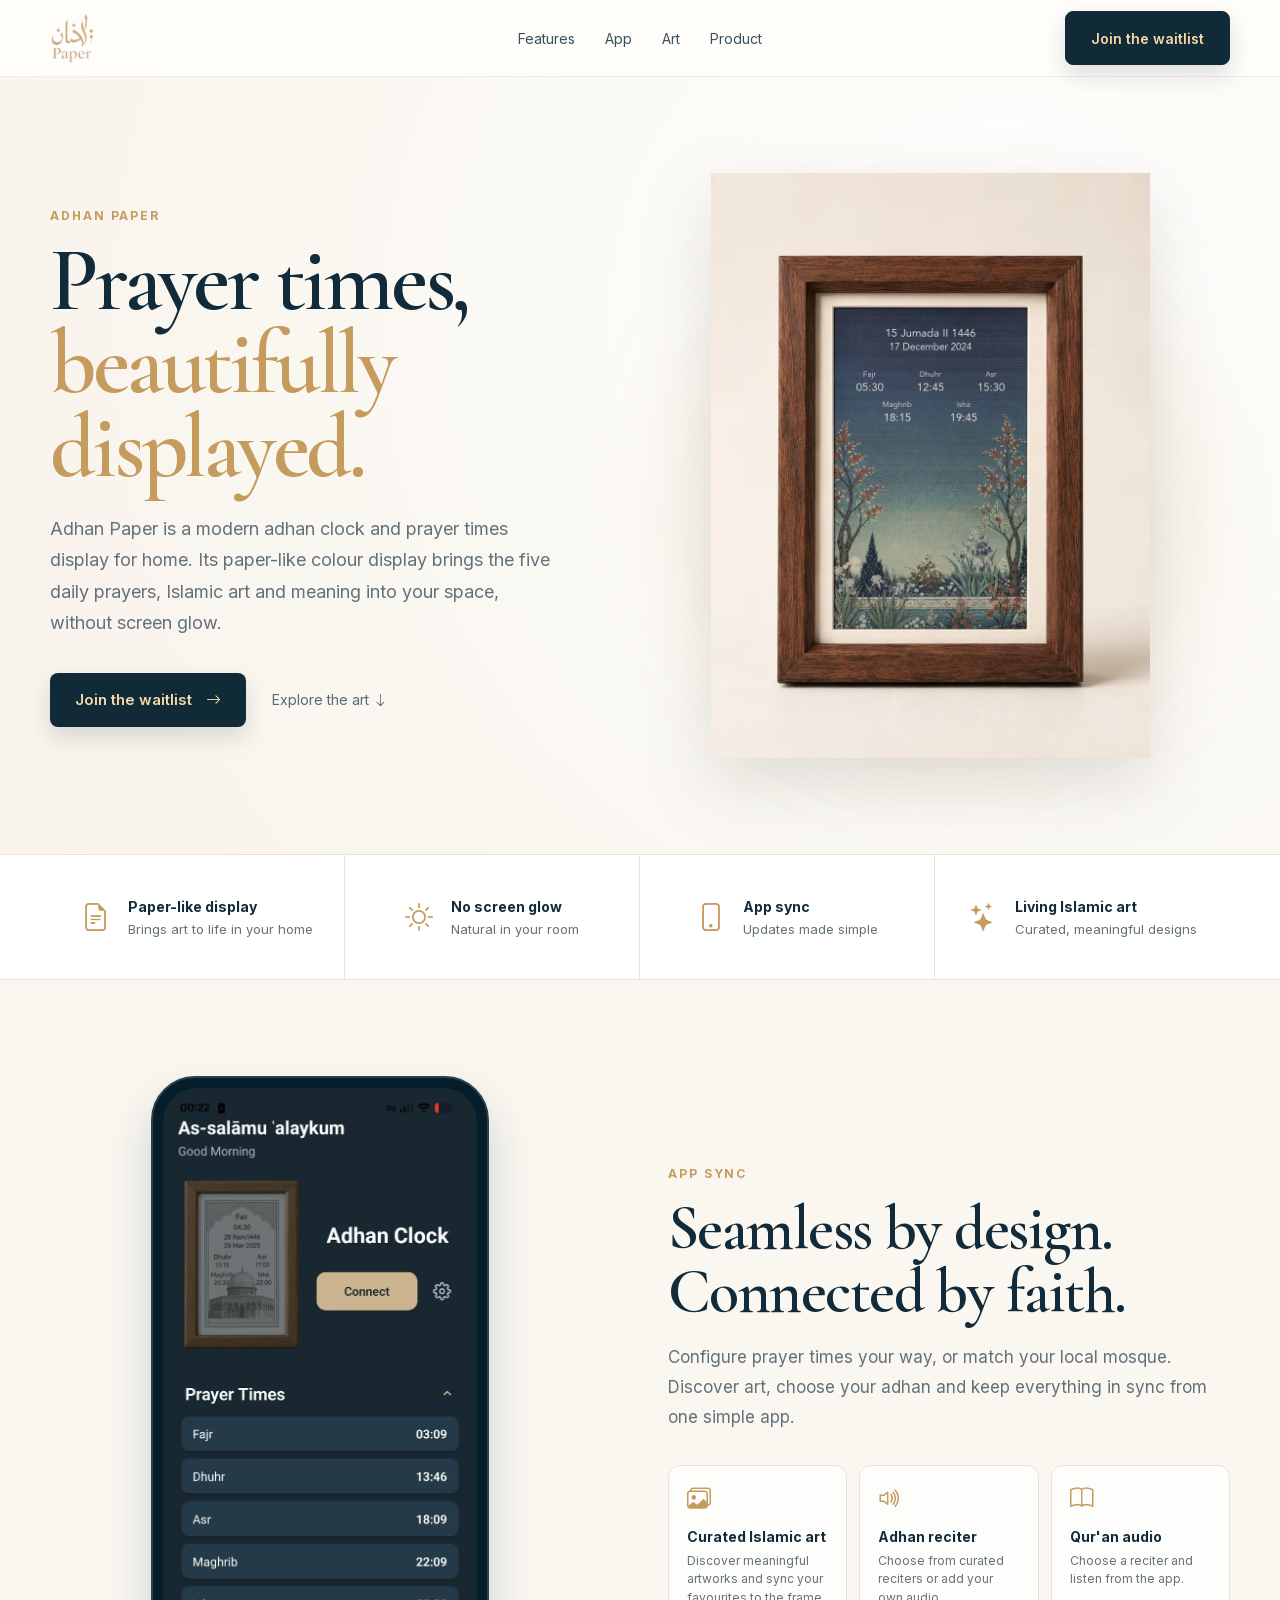
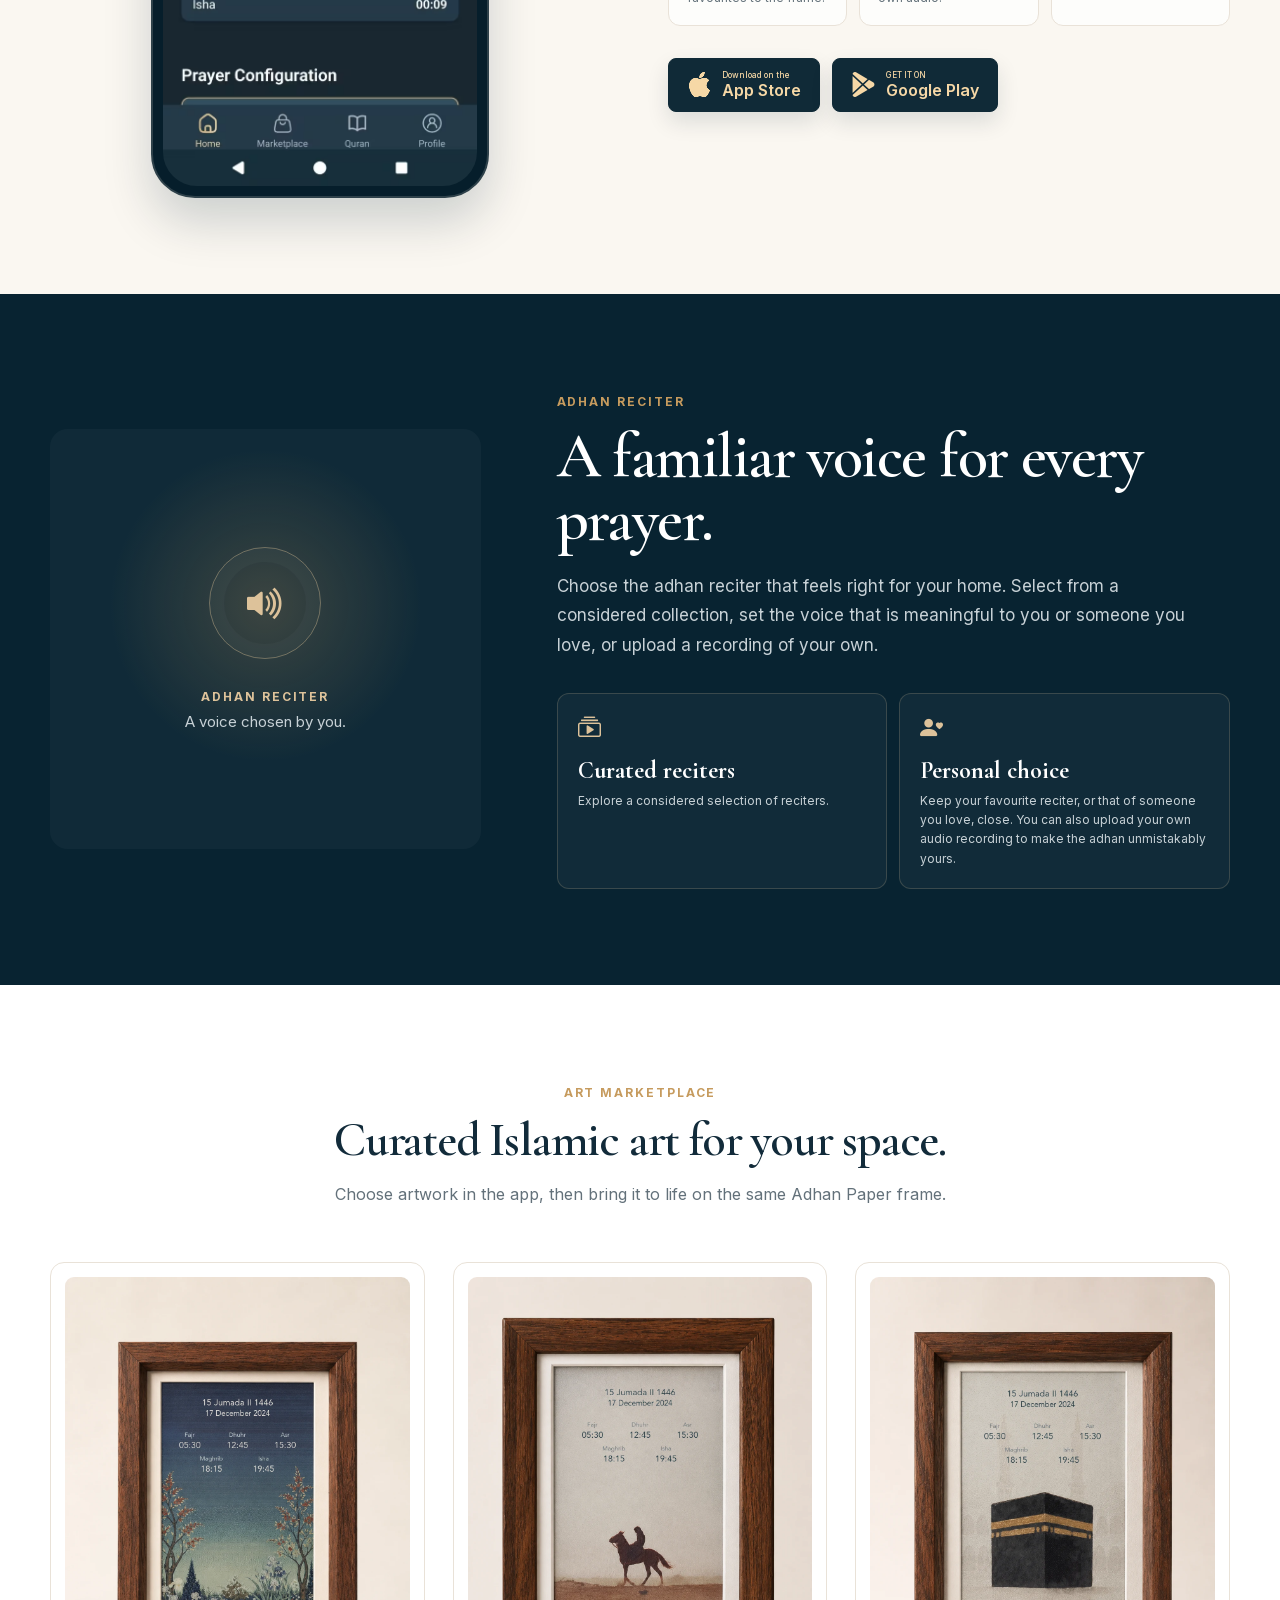
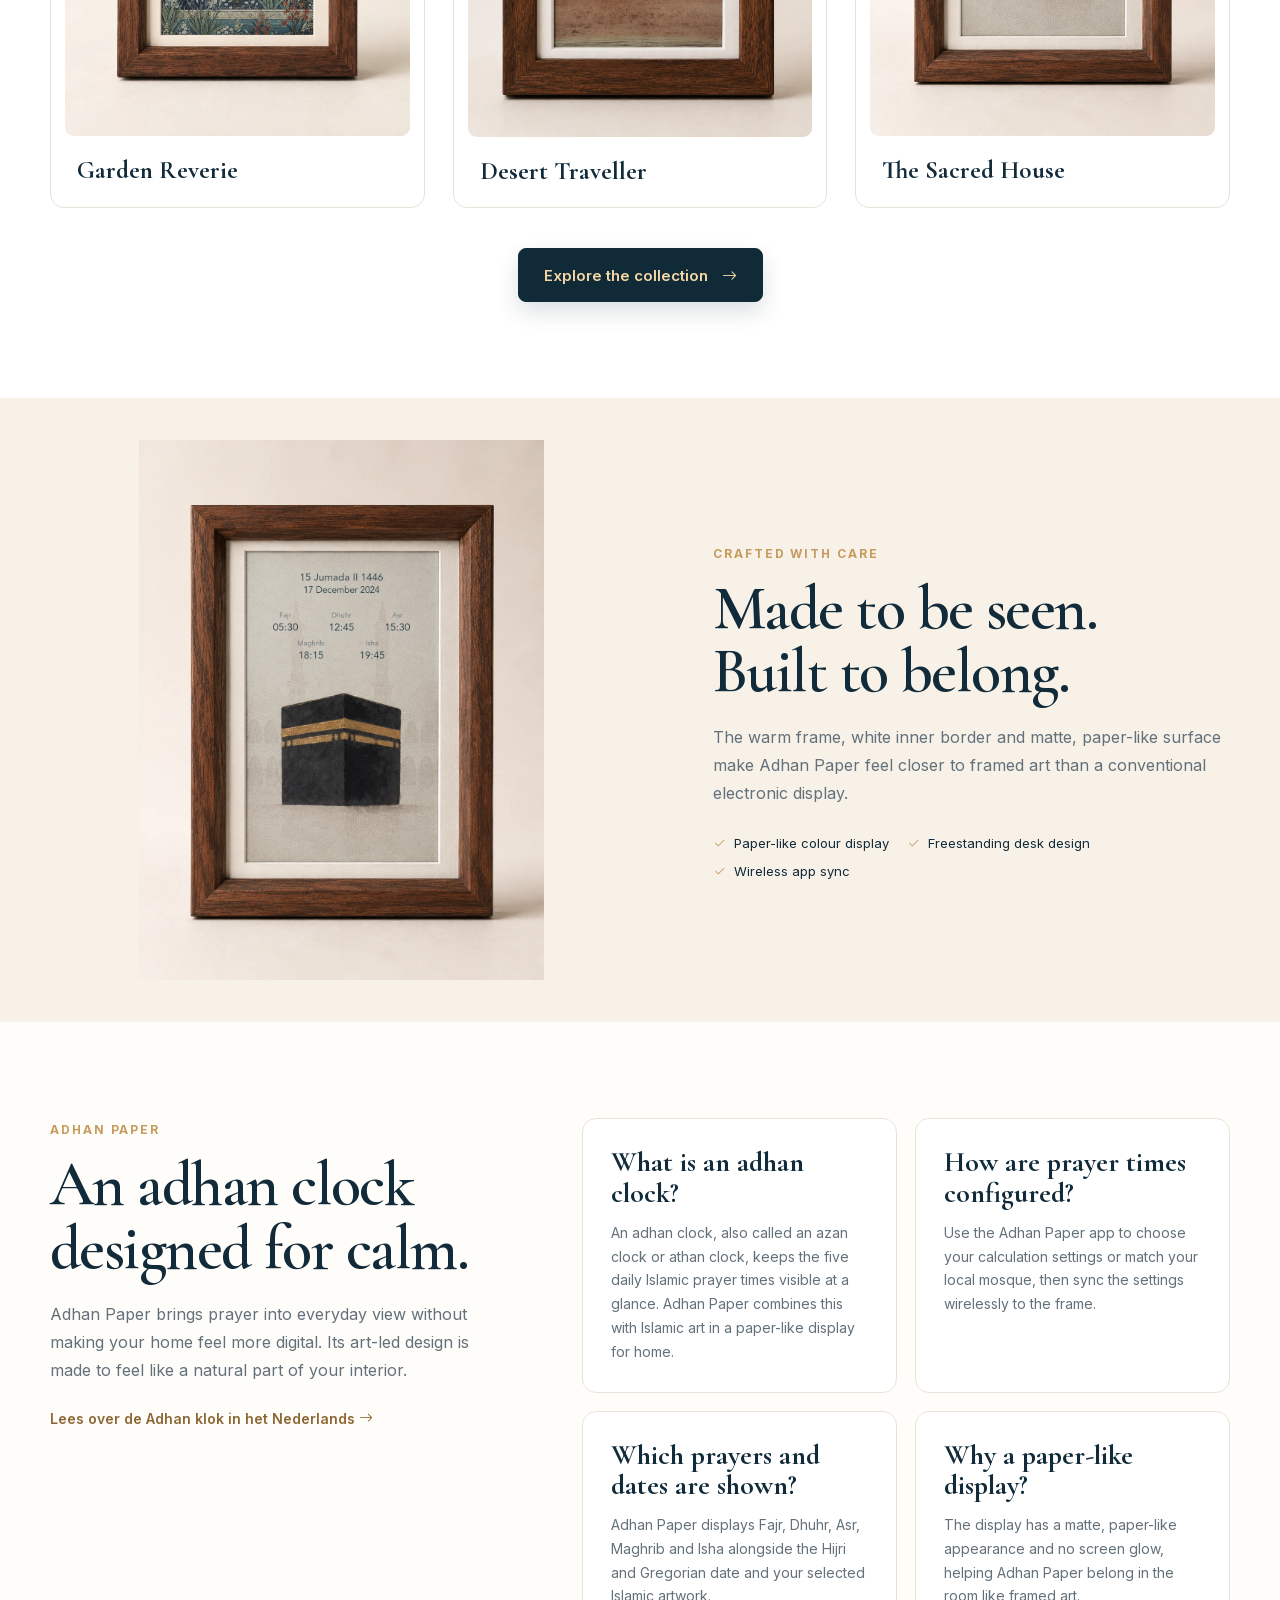
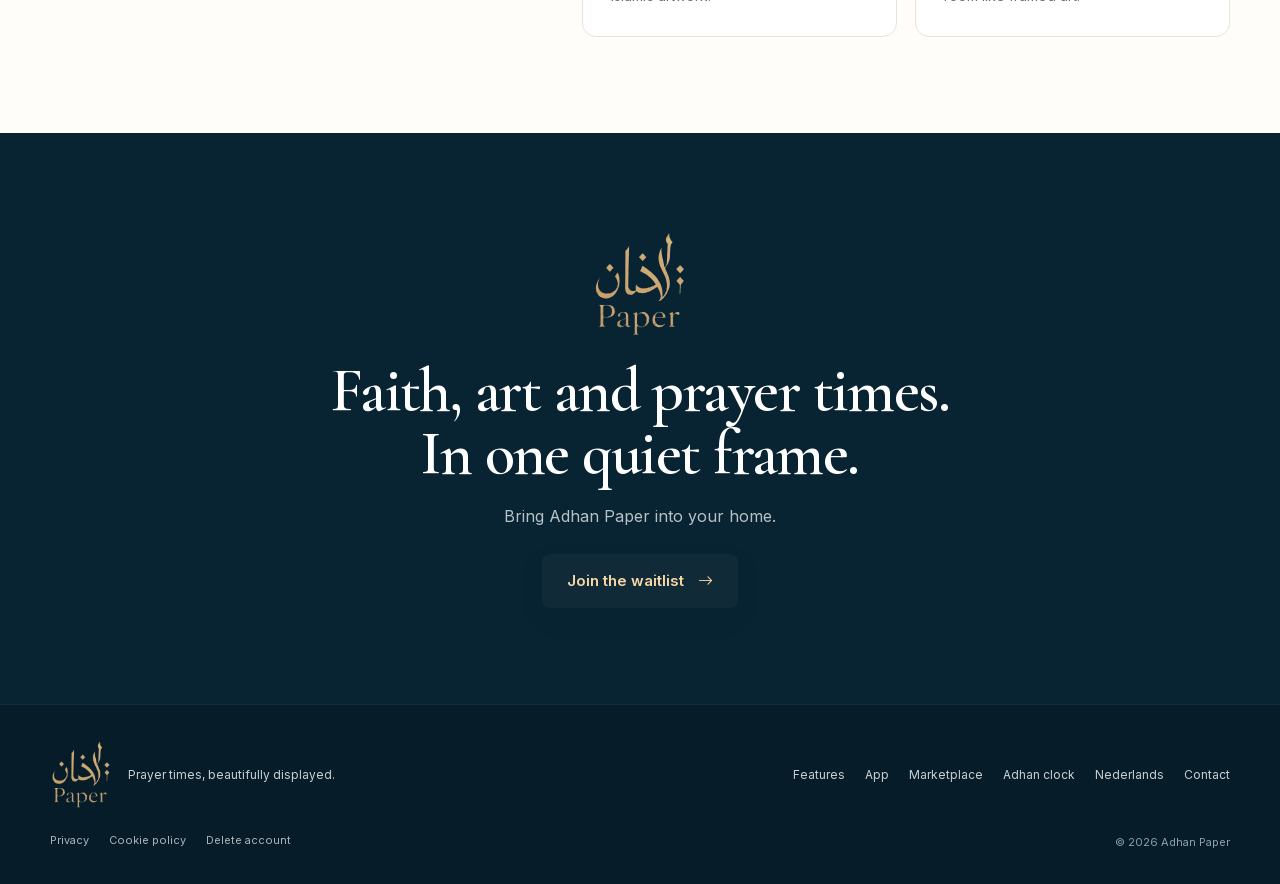
<file: index.html>
<!doctype html>
<html lang="en">
<head>
  <meta charset="utf-8" />
  <meta name="viewport" content="width=device-width, initial-scale=1" />
  <meta name="theme-color" content="#fbf8f2" />
  <meta name="description" content="A modern adhan clock and prayer times display for home. Discover paper-like colour, Islamic art, and Hijri and Gregorian dates with Adhan Paper." />
  <meta name="robots" content="index,follow,max-image-preview:large,max-snippet:-1,max-video-preview:-1" />
  <link rel="canonical" href="https://adhanpaper.com/" />
  <link rel="alternate" hreflang="en" href="https://adhanpaper.com/" />
  <link rel="alternate" hreflang="nl-NL" href="https://adhanpaper.com/nl/" />
  <link rel="alternate" hreflang="x-default" href="https://adhanpaper.com/" />

  <meta property="og:type" content="website" />
  <meta property="og:site_name" content="Adhan Paper" />
  <meta property="og:title" content="Adhan Paper | Adhan Clock &amp; Prayer Times Display" />
  <meta property="og:description" content="A modern adhan clock that brings prayer times, dates and curated Islamic art together on a calm paper-like colour display." />
  <meta property="og:url" content="https://adhanpaper.com/" />
  <meta property="og:image" content="https://adhanpaper.com/assets/art-garden-with-times.webp" />
  <meta property="og:image:width" content="1086" />
  <meta property="og:image:height" content="1448" />
  <meta property="og:image:alt" content="Adhan Paper paper-like adhan clock showing prayer times and Islamic art" />
  <meta name="twitter:card" content="summary_large_image" />
  <meta name="twitter:title" content="Adhan Paper | Adhan Clock &amp; Prayer Times Display" />
  <meta name="twitter:description" content="Prayer times, dates and curated Islamic art on a paper-like colour display." />
  <meta name="twitter:image" content="https://adhanpaper.com/assets/art-garden-with-times.webp" />
  <title>Adhan Paper | Adhan Clock &amp; Prayer Times Display</title>

  <link rel="icon" href="/favicon.ico" sizes="16x16 32x32 48x48" />
  <link rel="icon" type="image/png" href="/assets/favicon-48.png" sizes="48x48" />
  <link rel="icon" type="image/png" href="/assets/favicon-96.png" sizes="96x96" />
  <link rel="apple-touch-icon" href="/assets/apple-touch-icon.png" sizes="180x180" />
  <link rel="preload" href="assets/fonts/cormorant-garamond-latin.woff2" as="font" type="font/woff2" crossorigin>
  <link rel="preload" href="assets/fonts/inter-latin.woff2" as="font" type="font/woff2" crossorigin>
  <link rel="preload" href="https://cdn.jsdelivr.net/npm/bootstrap-icons@1.11.3/font/bootstrap-icons.min.css" as="style" onload="this.onload=null;this.rel='stylesheet'">
  <noscript><link rel="stylesheet" href="https://cdn.jsdelivr.net/npm/bootstrap-icons@1.11.3/font/bootstrap-icons.min.css"></noscript>
  <link rel="stylesheet" href="styles.css?v=20260907-1" />

  <script type="application/ld+json">
{
  "@context": "https://schema.org",
  "@graph": [
    {
      "@type": "Organization",
      "@id": "https://adhanpaper.com/#organization",
      "name": "Adhan Paper",
      "url": "https://adhanpaper.com/",
      "logo": "https://adhanpaper.com/assets/logo-gold.png",
      "email": "info@adhanpaper.com"
    },
    {
      "@type": "WebSite",
      "@id": "https://adhanpaper.com/#website",
      "url": "https://adhanpaper.com/",
      "name": "Adhan Paper",
      "inLanguage": [
        "en",
        "nl-NL"
      ],
      "publisher": {
        "@id": "https://adhanpaper.com/#organization"
      }
    },
    {
      "@type": "WebPage",
      "@id": "https://adhanpaper.com/#webpage",
      "url": "https://adhanpaper.com/",
      "name": "Adhan Paper | Adhan Clock & Prayer Times Display",
      "inLanguage": "en",
      "isPartOf": {
        "@id": "https://adhanpaper.com/#website"
      }
    }
  ]
}
  </script>
</head>
<body>
  <header class="site-header" id="top">
    <div class="container header-inner">
      <a class="brand" href="#top" aria-label="Adhan Paper home">
        <img src="assets/logo-gold.webp" width="192" height="220" alt="Adhan Paper" />
      </a>
      <nav class="desktop-nav" aria-label="Primary navigation">
        <a href="#features">Features</a>
        <a href="#app">App</a>
        <a href="#art">Art</a>
        <a href="#product">Product</a>
      </nav>
      <a class="nav-cta" href="#buy" data-shop-link>Join the waitlist</a>
    </div>
  </header>

  <main>
    <section class="hero section-pad">
      <div class="container hero-grid">
        <div class="hero-copy reveal">
          <span class="eyebrow">ADHAN PAPER</span>
          <h1>Prayer times,<br><em>beautifully displayed.</em></h1>
          <p class="lead">Adhan Paper is a modern adhan clock and prayer times display for home. Its paper-like colour display brings the five daily prayers, Islamic art and meaning into your space, without screen glow.</p>
          <div class="hero-actions">
            <a class="button button-primary" href="#buy" data-shop-link>Join the waitlist <i class="bi bi-arrow-right"></i></a>
            <a class="text-link" href="#art">Explore the art <i class="bi bi-arrow-down"></i></a>
          </div>
        </div>
        <div class="hero-visual reveal delay-1">
          <picture>
            <source media="(max-width: 640px)" srcset="assets/art-garden-with-times-600.avif" type="image/avif" />
            <source srcset="assets/art-garden-with-times-900.avif" type="image/avif" />
            <img src="assets/art-garden-with-times.webp" width="1086" height="1448" fetchpriority="high" decoding="async" alt="Adhan Paper displaying Garden Reverie with the date and daily prayer times" />
          </picture>
        </div>
      </div>
    </section>

    <section class="feature-strip" id="features" aria-label="Key features">
      <div class="container feature-grid">
        <article class="feature-item">
          <i class="bi bi-file-earmark-text"></i>
          <div><strong>Paper-like display</strong><span>Brings art to life in your home</span></div>
        </article>
        <article class="feature-item">
          <i class="bi bi-brightness-high"></i>
          <div><strong>No screen glow</strong><span>Natural in your room</span></div>
        </article>
        <article class="feature-item">
          <i class="bi bi-phone"></i>
          <div><strong>App sync</strong><span>Updates made simple</span></div>
        </article>
        <article class="feature-item">
          <i class="bi bi-stars"></i>
          <div><strong>Living Islamic art</strong><span>Curated, meaningful designs</span></div>
        </article>
      </div>
    </section>

    <section class="app-section section-pad" id="app">
      <div class="container app-grid">
        <div class="app-showcase-single reveal" aria-label="Adhan Paper app home screen">
          <div class="app-phone-frame">
            <picture>
              <source srcset="assets/app-home-640.avif" type="image/avif" />
              <img src="assets/app-home.png" width="691" height="1536" loading="lazy" decoding="async" alt="Adhan Paper app home screen with prayer times" />
            </picture>
          </div>
          <div class="store-buttons store-buttons-mobile" aria-label="Download the Adhan Paper app">
            <a class="store-button" href="#" data-app-link aria-label="Download on the App Store"><i class="bi bi-apple"></i><span><small>Download on the</small>App Store</span></a>
            <a class="store-button" href="#" data-play-link aria-label="Get it on Google Play"><i class="bi bi-google-play"></i><span><small>GET IT ON</small>Google Play</span></a>
          </div>
        </div>
        <div class="app-copy reveal delay-1">
          <span class="eyebrow">APP SYNC</span>
          <h2>Seamless by design.<br>Connected by faith.</h2>
          <p>Configure prayer times your way, or match your local mosque. Discover art, choose your adhan and keep everything in sync from one simple app.</p>
          <div class="mini-features">
            <article>
              <i class="bi bi-images"></i>
              <div><strong>Curated Islamic art</strong><span>Discover meaningful artworks and sync your favourites to the frame.</span></div>
            </article>
            <article>
              <i class="bi bi-volume-up"></i>
              <div><strong>Adhan reciter</strong><span>Choose from curated reciters or add your own audio.</span></div>
            </article>
            <article>
              <i class="bi bi-book"></i>
              <div><strong>Qur'an audio</strong><span>Choose a reciter and listen from the app.</span></div>
            </article>
          </div>
          <div class="store-buttons store-buttons-desktop">
            <a class="store-button" href="#" data-app-link aria-label="Download on the App Store"><i class="bi bi-apple"></i><span><small>Download on the</small>App Store</span></a>
            <a class="store-button" href="#" data-play-link aria-label="Get it on Google Play"><i class="bi bi-google-play"></i><span><small>GET IT ON</small>Google Play</span></a>
          </div>
        </div>
      </div>
    </section>

    <section class="reciter-section section-pad" id="reciter" aria-labelledby="reciter-title">
      <div class="container reciter-grid">
        <div class="reciter-visual reveal" aria-hidden="true">
          <div class="reciter-emblem"><i class="bi bi-volume-up-fill"></i></div>
          <span class="eyebrow">ADHAN RECITER</span>
          <p>A voice chosen by you.</p>
        </div>
        <div class="reciter-copy reveal delay-1">
          <span class="eyebrow">ADHAN RECITER</span>
          <h2 id="reciter-title">A familiar voice for every prayer.</h2>
          <p>Choose the adhan reciter that feels right for your home. Select from a considered collection, set the voice that is meaningful to you or someone you love, or upload a recording of your own.</p>
          <div class="reciter-options">
            <article>
              <i class="bi bi-collection-play"></i>
              <h3>Curated reciters</h3>
              <p>Explore a considered selection of reciters.</p>
            </article>
            <article>
              <i class="bi bi-person-heart"></i>
              <h3>Personal choice</h3>
              <p>Keep your favourite reciter, or that of someone you love, close. You can also upload your own audio recording to make the adhan unmistakably yours.</p>
            </article>
          </div>
        </div>
      </div>
    </section>

    <section class="art-section section-pad" id="art">
      <div class="container">
        <div class="section-heading centered reveal">
          <span class="eyebrow">ART MARKETPLACE</span>
          <h2>Curated Islamic art for your space.</h2>
          <p>Choose artwork in the app, then bring it to life on the same Adhan Paper frame.</p>
        </div>

        <div class="art-grid">
          <article class="art-card reveal">
            <div class="art-frame"><img src="assets/art-garden-with-times.webp" width="1086" height="1448" alt="Garden Reverie on Adhan Paper with Islamic and Gregorian dates and five daily prayer times" loading="lazy" decoding="async" /></div>
            <h3>Garden Reverie</h3>
          </article>
          <article class="art-card reveal delay-1">
            <div class="art-frame"><img src="assets/art-desert-rider-with-times.webp" width="1086" height="1448" alt="Desert Traveller on Adhan Paper with Islamic and Gregorian dates and five daily prayer times" loading="lazy" decoding="async" /></div>
            <h3>Desert Traveller</h3>
          </article>
          <article class="art-card reveal delay-2">
            <div class="art-frame"><img src="assets/art-kaaba-with-times.webp" width="1086" height="1448" alt="The Sacred House on Adhan Paper with Islamic and Gregorian dates and five daily prayer times" loading="lazy" decoding="async" /></div>
            <h3>The Sacred House</h3>
          </article>
        </div>

        <div class="center-action reveal">
          <a class="button button-outline" href="#" data-marketplace-link>Explore the collection <i class="bi bi-arrow-right"></i></a>
        </div>
      </div>
    </section>

    <section class="product-section" id="product">
      <div class="container product-grid">
        <div class="product-image reveal"><img src="assets/art-kaaba-with-times.webp" width="1086" height="1448" alt="Adhan Paper displaying The Sacred House with the date and daily prayer times" loading="lazy" decoding="async" /></div>
        <div class="product-copy reveal delay-1">
          <span class="eyebrow">CRAFTED WITH CARE</span>
          <h2>Made to be seen.<br>Built to belong.</h2>
          <p>The warm frame, white inner border and matte, paper-like surface make Adhan Paper feel closer to framed art than a conventional electronic display.</p>
          <div class="product-points">
            <span><i class="bi bi-check2"></i> Paper-like colour display</span>
            <span><i class="bi bi-check2"></i> Freestanding desk design</span>
            <span><i class="bi bi-check2"></i> Wireless app sync</span>
          </div>
        </div>
      </div>
    </section>

    <section class="questions-section section-pad" id="questions">
      <div class="container questions-layout">
        <div class="questions-intro reveal">
          <span class="eyebrow">ADHAN PAPER</span>
          <h2>An adhan clock designed for calm.</h2>
          <p>Adhan Paper brings prayer into everyday view without making your home feel more digital. Its art-led design is made to feel like a natural part of your interior.</p>
          <a class="text-link" href="nl/" lang="nl">Lees over de Adhan klok in het Nederlands <i class="bi bi-arrow-right"></i></a>
        </div>
        <div class="question-list">
          <article class="question-item reveal">
            <h3>What is an adhan clock?</h3>
            <p>An adhan clock, also called an azan clock or athan clock, keeps the five daily Islamic prayer times visible at a glance. Adhan Paper combines this with Islamic art in a paper-like display for home.</p>
          </article>
          <article class="question-item reveal delay-1">
            <h3>How are prayer times configured?</h3>
            <p>Use the Adhan Paper app to choose your calculation settings or match your local mosque, then sync the settings wirelessly to the frame.</p>
          </article>
          <article class="question-item reveal">
            <h3>Which prayers and dates are shown?</h3>
            <p>Adhan Paper displays Fajr, Dhuhr, Asr, Maghrib and Isha alongside the Hijri and Gregorian date and your selected Islamic artwork.</p>
          </article>
          <article class="question-item reveal delay-1">
            <h3>Why a paper-like display?</h3>
            <p>The display has a matte, paper-like appearance and no screen glow, helping Adhan Paper belong in the room like framed art.</p>
          </article>
        </div>
      </div>
    </section>

    <section class="closing-cta section-pad" id="buy">
      <div class="container closing-inner reveal">
        <img src="assets/logo-gold.webp" width="192" height="220" alt="" aria-hidden="true" />
        <h2>Faith, art and prayer times.<br>In one quiet frame.</h2>
        <p>Bring Adhan Paper into your home.</p>
        <a class="button button-primary" href="#" data-shop-link>Join the waitlist <i class="bi bi-arrow-right"></i></a>
      </div>
    </section>
  </main>

  <footer class="site-footer">
    <div class="container footer-inner">
      <div class="footer-brand">
        <img src="assets/logo-gold.webp" width="192" height="220" alt="Adhan Paper" />
        <span>Prayer times, beautifully displayed.</span>
      </div>
      <div class="footer-links">
        <a href="#features">Features</a>
        <a href="#app">App</a>
        <a href="#art">Marketplace</a>
        <a href="#questions">Adhan clock</a>
        <a href="nl/" lang="nl">Nederlands</a>
        <a href="mailto:info@adhanpaper.com">Contact</a>
      </div>
      <nav class="footer-legal" aria-label="Legal links">
        <a href="privacy/">Privacy</a>
        <a href="cookie-policy/">Cookie policy</a>
        <a href="account-deletion/">Delete account</a>
      </nav>
      <div class="footer-meta">
        <small>© <span id="year"></span> Adhan Paper</small>
      </div>
    </div>
  </footer>


  <div class="waitlist-modal" id="waitlist-modal" aria-hidden="true">
    <div class="waitlist-backdrop" data-waitlist-close></div>
    <section class="waitlist-dialog" role="dialog" aria-modal="true" aria-labelledby="waitlist-title" aria-describedby="waitlist-description">
      <button class="waitlist-close" type="button" aria-label="Close" data-waitlist-close>
        <i class="bi bi-x-lg"></i>
      </button>

      <div class="waitlist-mark" aria-hidden="true">
        <img src="assets/logo-gold.webp" width="192" height="220" alt="" />
      </div>

      <div class="waitlist-form-view">
        <span class="eyebrow">LAUNCHING SOON</span>
        <h2 id="waitlist-title">Be first to bring
          <em>Adhan Paper</em> home.</h2>
        <p id="waitlist-description">Leave your email and we’ll let you know when Adhan Paper becomes available.</p>

        <form class="waitlist-form" id="waitlist-form" novalidate>
          <label for="waitlist-email">Email address</label>
          <div class="waitlist-input-row">
            <input id="waitlist-email" name="email" type="email" inputmode="email" autocomplete="email" placeholder="you@example.com" required />
            <button class="button button-primary" type="submit">Join the list <i class="bi bi-arrow-right"></i></button>
          </div>
          <div class="waitlist-turnstile" id="waitlist-turnstile" aria-live="polite"></div>
          <div class="waitlist-honeypot" aria-hidden="true">
            <label for="waitlist-website">Website</label>
            <input id="waitlist-website" name="website" type="text" tabindex="-1" autocomplete="off" />
          </div>
          <p class="waitlist-error" id="waitlist-error" role="alert"></p>
          <p class="waitlist-privacy"><i class="bi bi-lock"></i> Launch updates only. No spam. <a href="privacy/">Privacy policy</a></p>
        </form>
      </div>

      <div class="waitlist-success" aria-live="polite">
        <div class="waitlist-success-icon"><i class="bi bi-check2"></i></div>
        <span class="eyebrow">YOU’RE ON THE LIST</span>
        <h2>We’ll keep you posted.</h2>
        <p>Thank you for your interest in Adhan Paper. We’ll email you when launch details are ready.</p>
        <button class="button button-outline" type="button" data-waitlist-close>Back to the site</button>
      </div>
    </section>
  </div>

  <div class="toast" role="status" aria-live="polite"></div>
  <script src="script.js"></script>
</body>
</html>
</file>
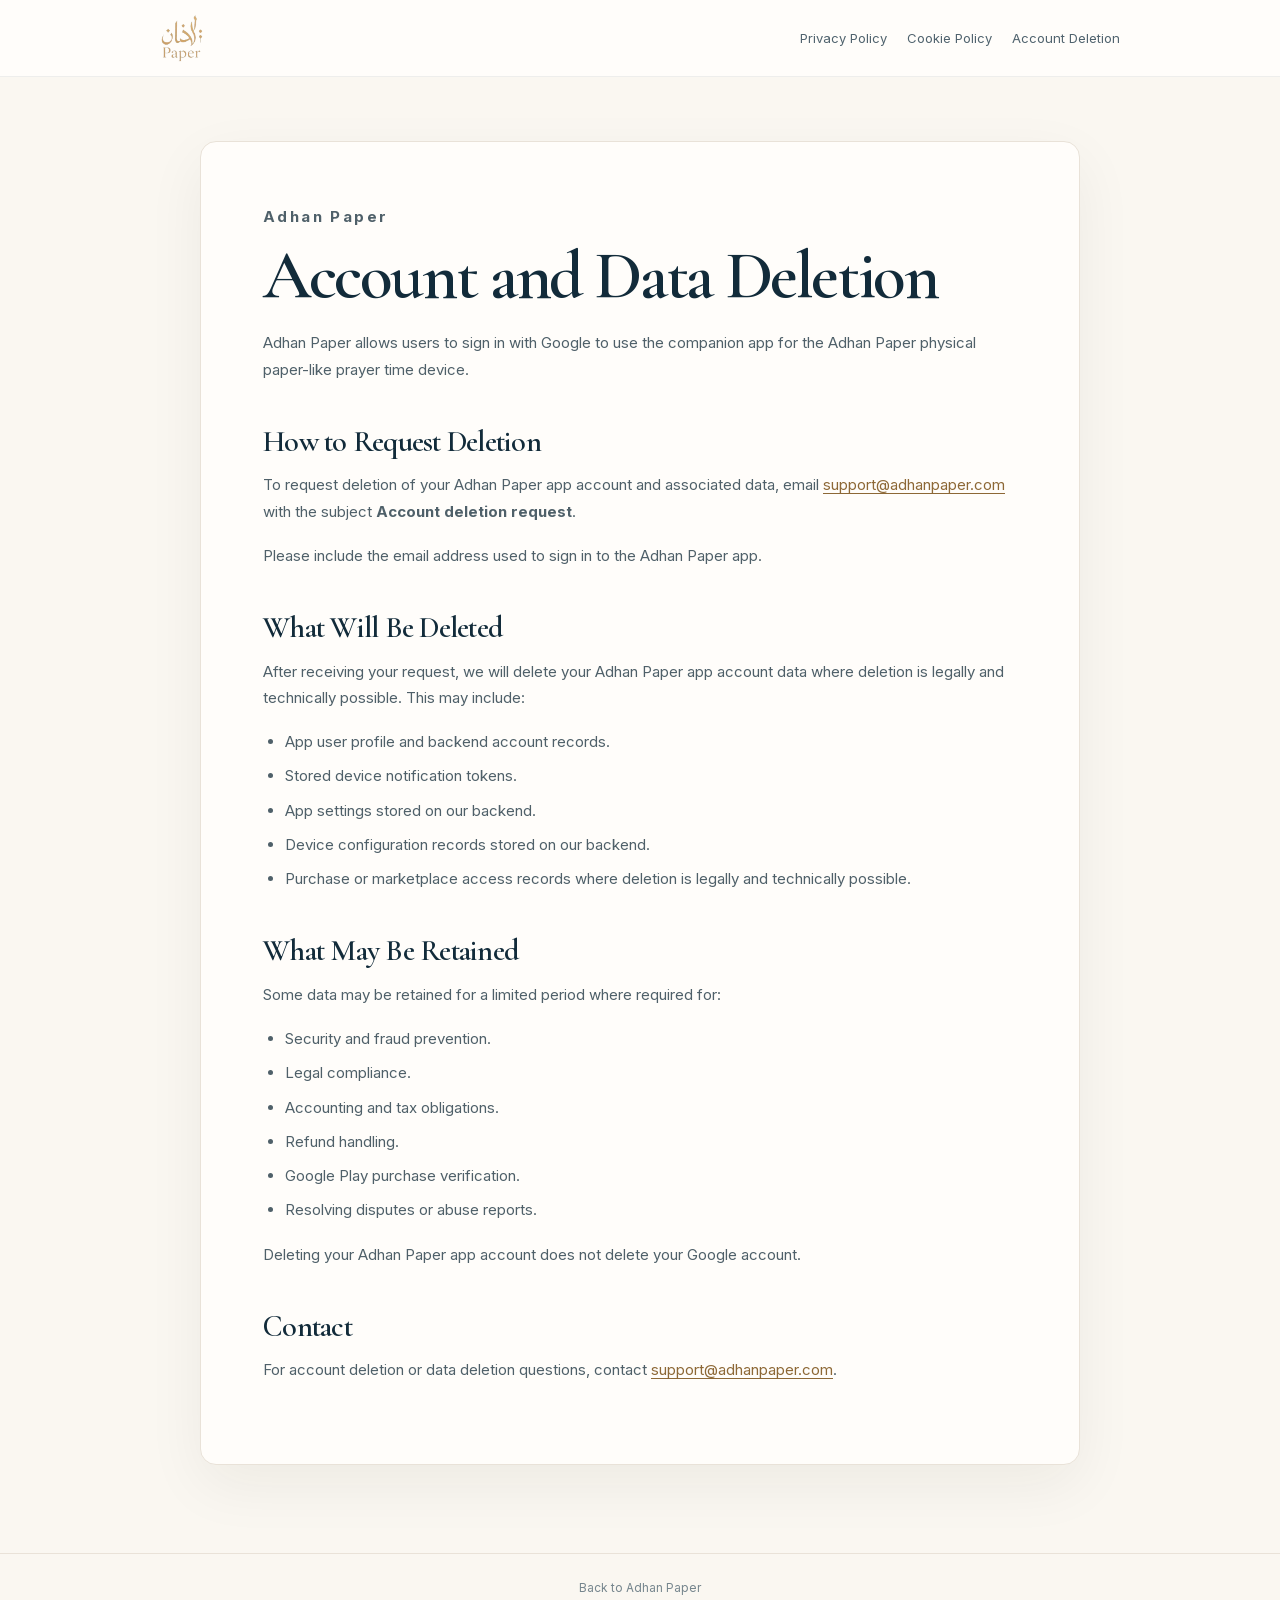
<file: account-deletion/index.html>
<!doctype html>
<html lang="en">
  <head>
    <meta charset="utf-8">
    <meta name="viewport" content="width=device-width, initial-scale=1">
    <link rel="icon" href="/favicon.ico" sizes="16x16 32x32 48x48" />
    <link rel="icon" type="image/png" href="/assets/favicon-48.png" sizes="48x48" />
    <link rel="icon" type="image/png" href="/assets/favicon-96.png" sizes="96x96" />
    <link rel="apple-touch-icon" href="/assets/apple-touch-icon.png" sizes="180x180" />
    <title>Account and Data Deletion | Adhan Paper</title>
    <link rel="preconnect" href="https://fonts.googleapis.com">
    <link rel="preconnect" href="https://fonts.gstatic.com" crossorigin>
    <link href="https://fonts.googleapis.com/css2?family=Cormorant+Garamond:wght@500;600;700&amp;family=Inter:wght@400;500;600;700&amp;display=swap" rel="stylesheet">
    <link rel="stylesheet" href="../styles.css">
  </head>
  <body class="legal-page">
    <header class="site-header">
      <div class="legal-header">
        <a class="brand" href="../" aria-label="Adhan Paper home"><img src="../assets/logo-gold.png" alt="Adhan Paper"></a>
        <nav class="legal-nav" aria-label="Legal navigation">
          <a href="../privacy/">Privacy Policy</a>
          <a href="../cookie-policy/">Cookie Policy</a>
          <a href="../account-deletion/">Account Deletion</a>
        </nav>
      </div>
    </header>

    <main class="legal-main">
      <article class="legal-panel">
        <p class="eyebrow">Adhan Paper</p>
        <h1>Account and Data Deletion</h1>
        <p>
          Adhan Paper allows users to sign in with Google to use the companion app
          for the Adhan Paper physical paper-like prayer time device.
        </p>

        <h2>How to Request Deletion</h2>
        <p>
          To request deletion of your Adhan Paper app account and associated data,
          email <a href="mailto:support@adhanpaper.com">support@adhanpaper.com</a>
          with the subject <strong>Account deletion request</strong>.
        </p>
        <p>Please include the email address used to sign in to the Adhan Paper app.</p>

        <h2>What Will Be Deleted</h2>
        <p>
          After receiving your request, we will delete your Adhan Paper app account
          data where deletion is legally and technically possible. This may include:
        </p>
        <ul>
          <li>App user profile and backend account records.</li>
          <li>Stored device notification tokens.</li>
          <li>App settings stored on our backend.</li>
          <li>Device configuration records stored on our backend.</li>
          <li>Purchase or marketplace access records where deletion is legally and technically possible.</li>
        </ul>

        <h2>What May Be Retained</h2>
        <p>Some data may be retained for a limited period where required for:</p>
        <ul>
          <li>Security and fraud prevention.</li>
          <li>Legal compliance.</li>
          <li>Accounting and tax obligations.</li>
          <li>Refund handling.</li>
          <li>Google Play purchase verification.</li>
          <li>Resolving disputes or abuse reports.</li>
        </ul>
        <p>Deleting your Adhan Paper app account does not delete your Google account.</p>

        <h2>Contact</h2>
        <p>
          For account deletion or data deletion questions, contact
          <a href="mailto:support@adhanpaper.com">support@adhanpaper.com</a>.
        </p>
      </article>
    </main>
    <footer class="legal-footer"><a href="../">Back to Adhan Paper</a></footer>
  </body>
</html>
</file>
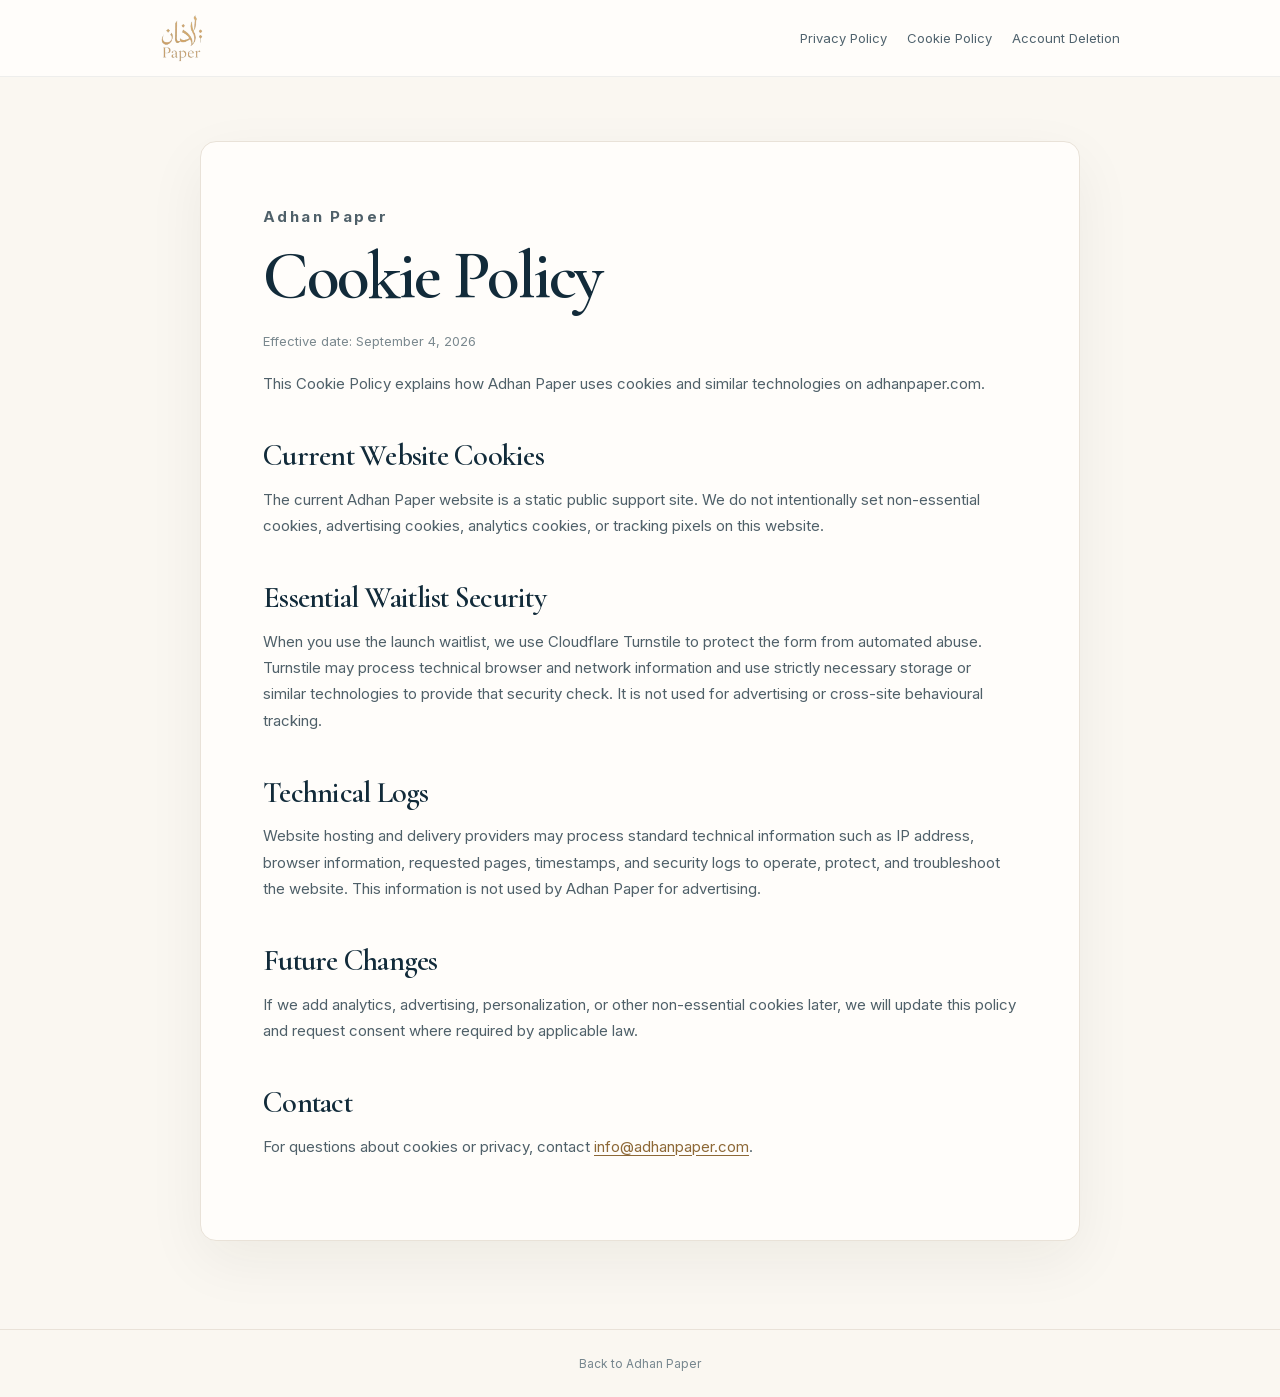
<file: cookie-policy/index.html>
<!doctype html>
<html lang="en">
  <head>
    <meta charset="utf-8">
    <meta name="viewport" content="width=device-width, initial-scale=1">
    <link rel="icon" href="/favicon.ico" sizes="16x16 32x32 48x48" />
    <link rel="icon" type="image/png" href="/assets/favicon-48.png" sizes="48x48" />
    <link rel="icon" type="image/png" href="/assets/favicon-96.png" sizes="96x96" />
    <link rel="apple-touch-icon" href="/assets/apple-touch-icon.png" sizes="180x180" />
    <title>Cookie Policy | Adhan Paper</title>
    <link rel="preconnect" href="https://fonts.googleapis.com">
    <link rel="preconnect" href="https://fonts.gstatic.com" crossorigin>
    <link href="https://fonts.googleapis.com/css2?family=Cormorant+Garamond:wght@500;600;700&amp;family=Inter:wght@400;500;600;700&amp;display=swap" rel="stylesheet">
    <link rel="stylesheet" href="../styles.css">
  </head>
  <body class="legal-page">
    <header class="site-header">
      <div class="legal-header">
        <a class="brand" href="../" aria-label="Adhan Paper home"><img src="../assets/logo-gold.png" alt="Adhan Paper"></a>
        <nav class="legal-nav" aria-label="Legal navigation">
          <a href="../privacy/">Privacy Policy</a>
          <a href="../cookie-policy/">Cookie Policy</a>
          <a href="../account-deletion/">Account Deletion</a>
        </nav>
      </div>
    </header>

    <main class="legal-main">
      <article class="legal-panel">
        <p class="eyebrow">Adhan Paper</p>
        <h1>Cookie Policy</h1>
        <p class="meta">Effective date: September 4, 2026</p>

        <p>
          This Cookie Policy explains how Adhan Paper uses cookies and similar
          technologies on adhanpaper.com.
        </p>

        <h2>Current Website Cookies</h2>
        <p>
          The current Adhan Paper website is a static public support site. We do not
          intentionally set non-essential cookies, advertising cookies, analytics
          cookies, or tracking pixels on this website.
        </p>

        <h2>Essential Waitlist Security</h2>
        <p>
          When you use the launch waitlist, we use Cloudflare Turnstile to protect
          the form from automated abuse. Turnstile may process technical browser and
          network information and use strictly necessary storage or similar
          technologies to provide that security check. It is not used for advertising
          or cross-site behavioural tracking.
        </p>

        <h2>Technical Logs</h2>
        <p>
          Website hosting and delivery providers may process standard technical
          information such as IP address, browser information, requested pages,
          timestamps, and security logs to operate, protect, and troubleshoot the
          website. This information is not used by Adhan Paper for advertising.
        </p>

        <h2>Future Changes</h2>
        <p>
          If we add analytics, advertising, personalization, or other non-essential
          cookies later, we will update this policy and request consent where
          required by applicable law.
        </p>

        <h2>Contact</h2>
        <p>
          For questions about cookies or privacy, contact
          <a href="mailto:info@adhanpaper.com">info@adhanpaper.com</a>.
        </p>
      </article>
    </main>
    <footer class="legal-footer"><a href="../">Back to Adhan Paper</a></footer>
  </body>
</html>
</file>
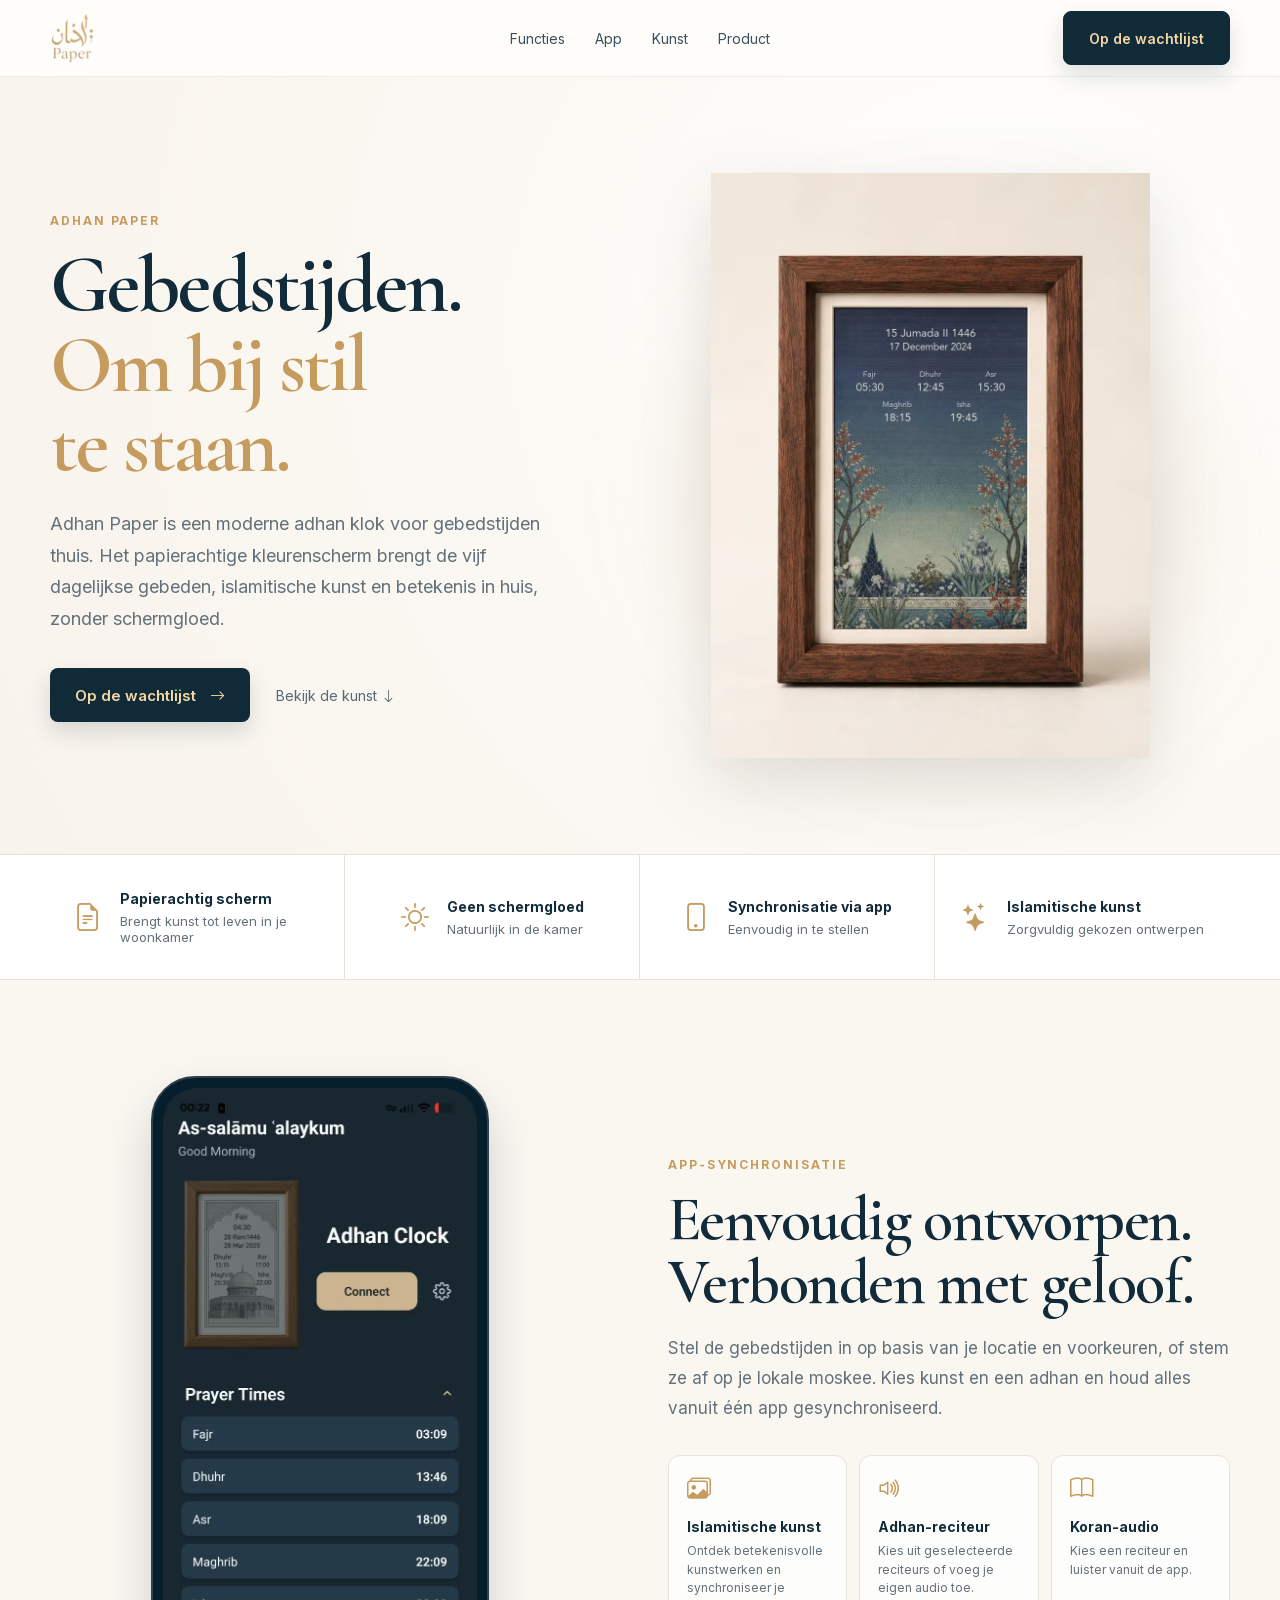
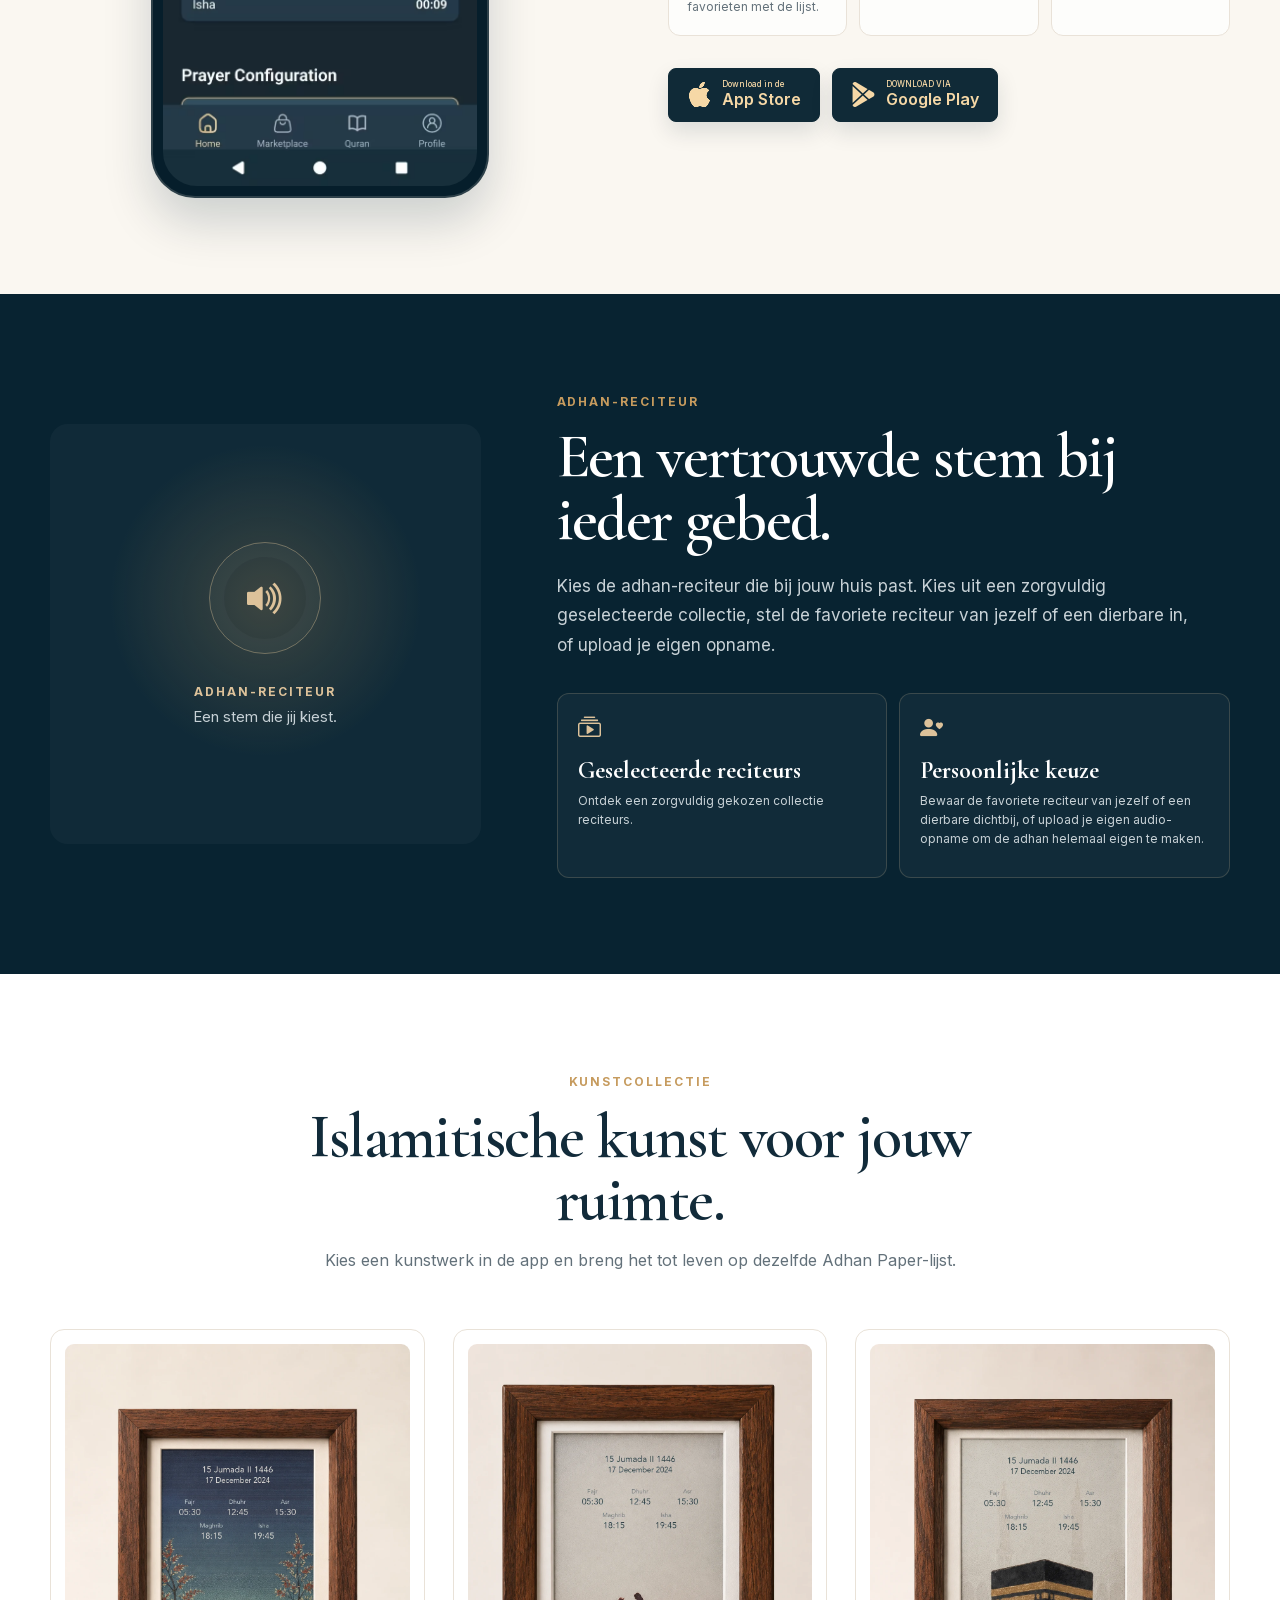
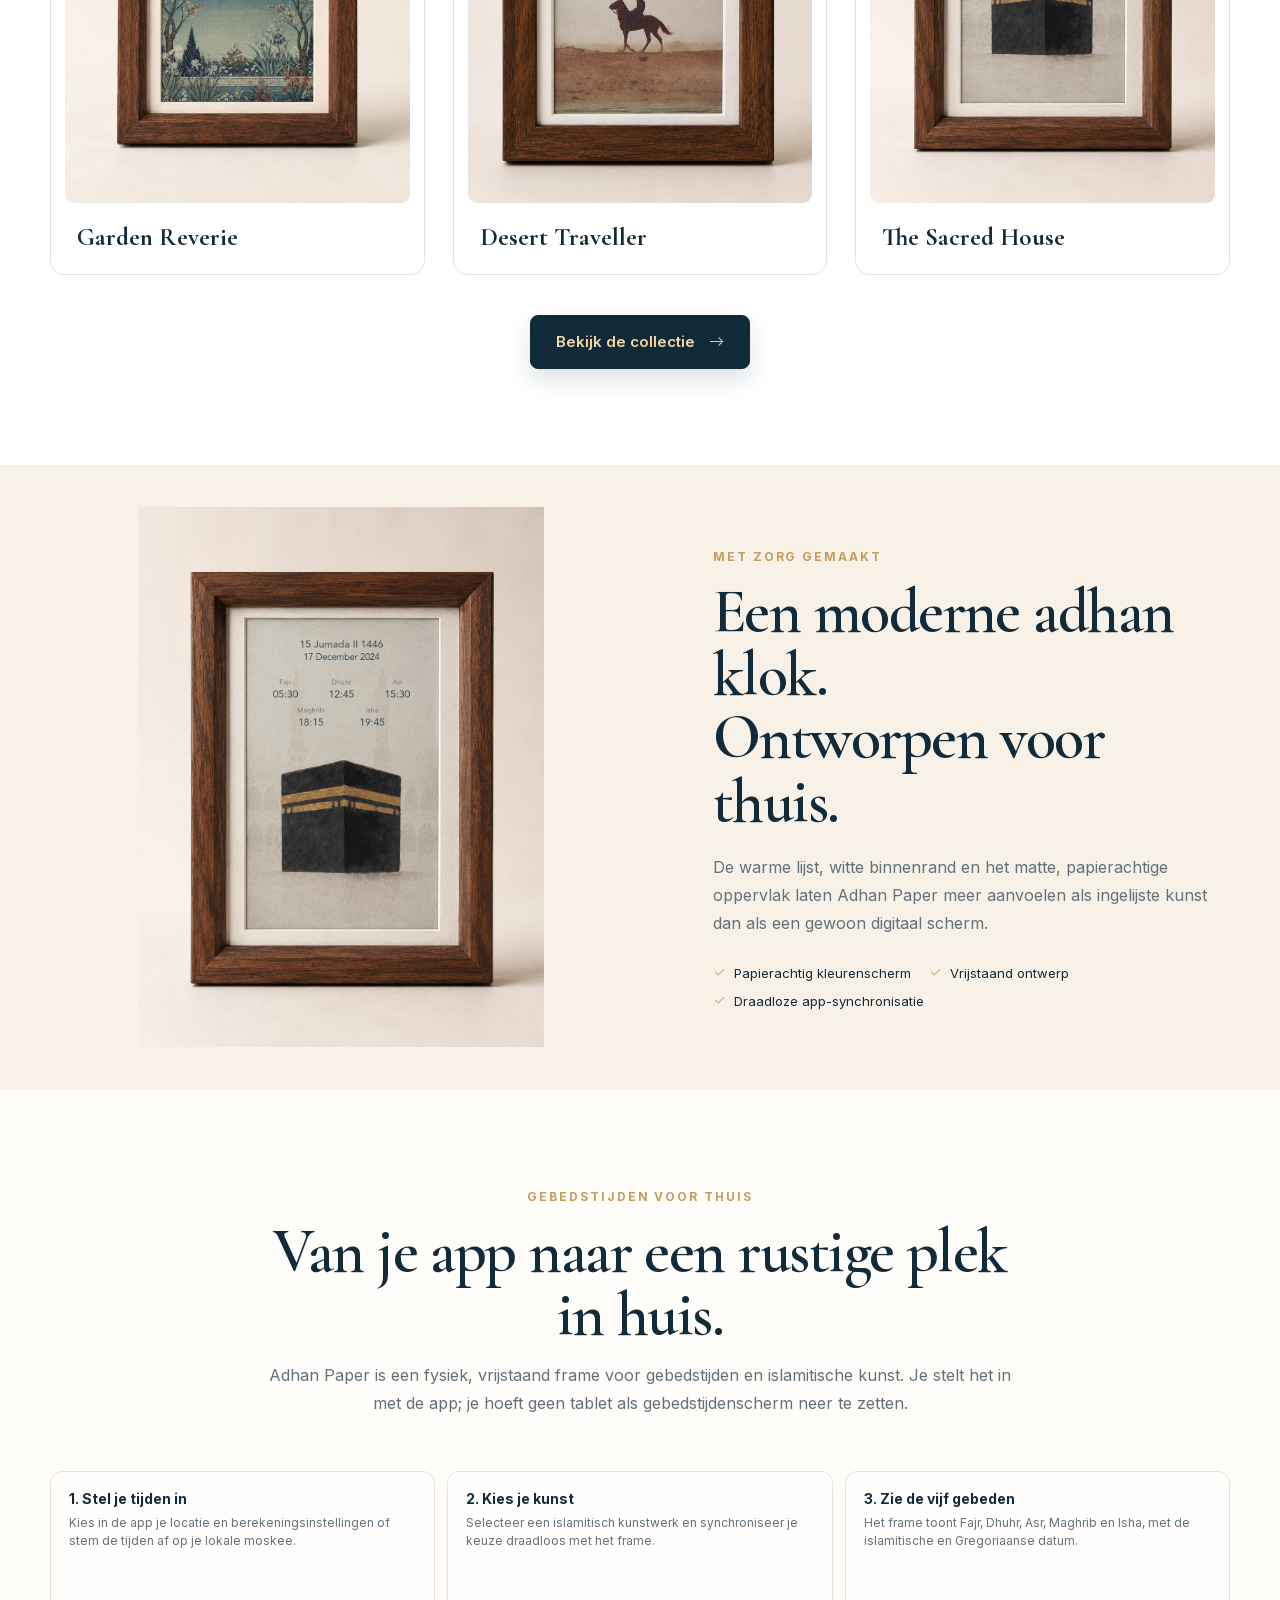
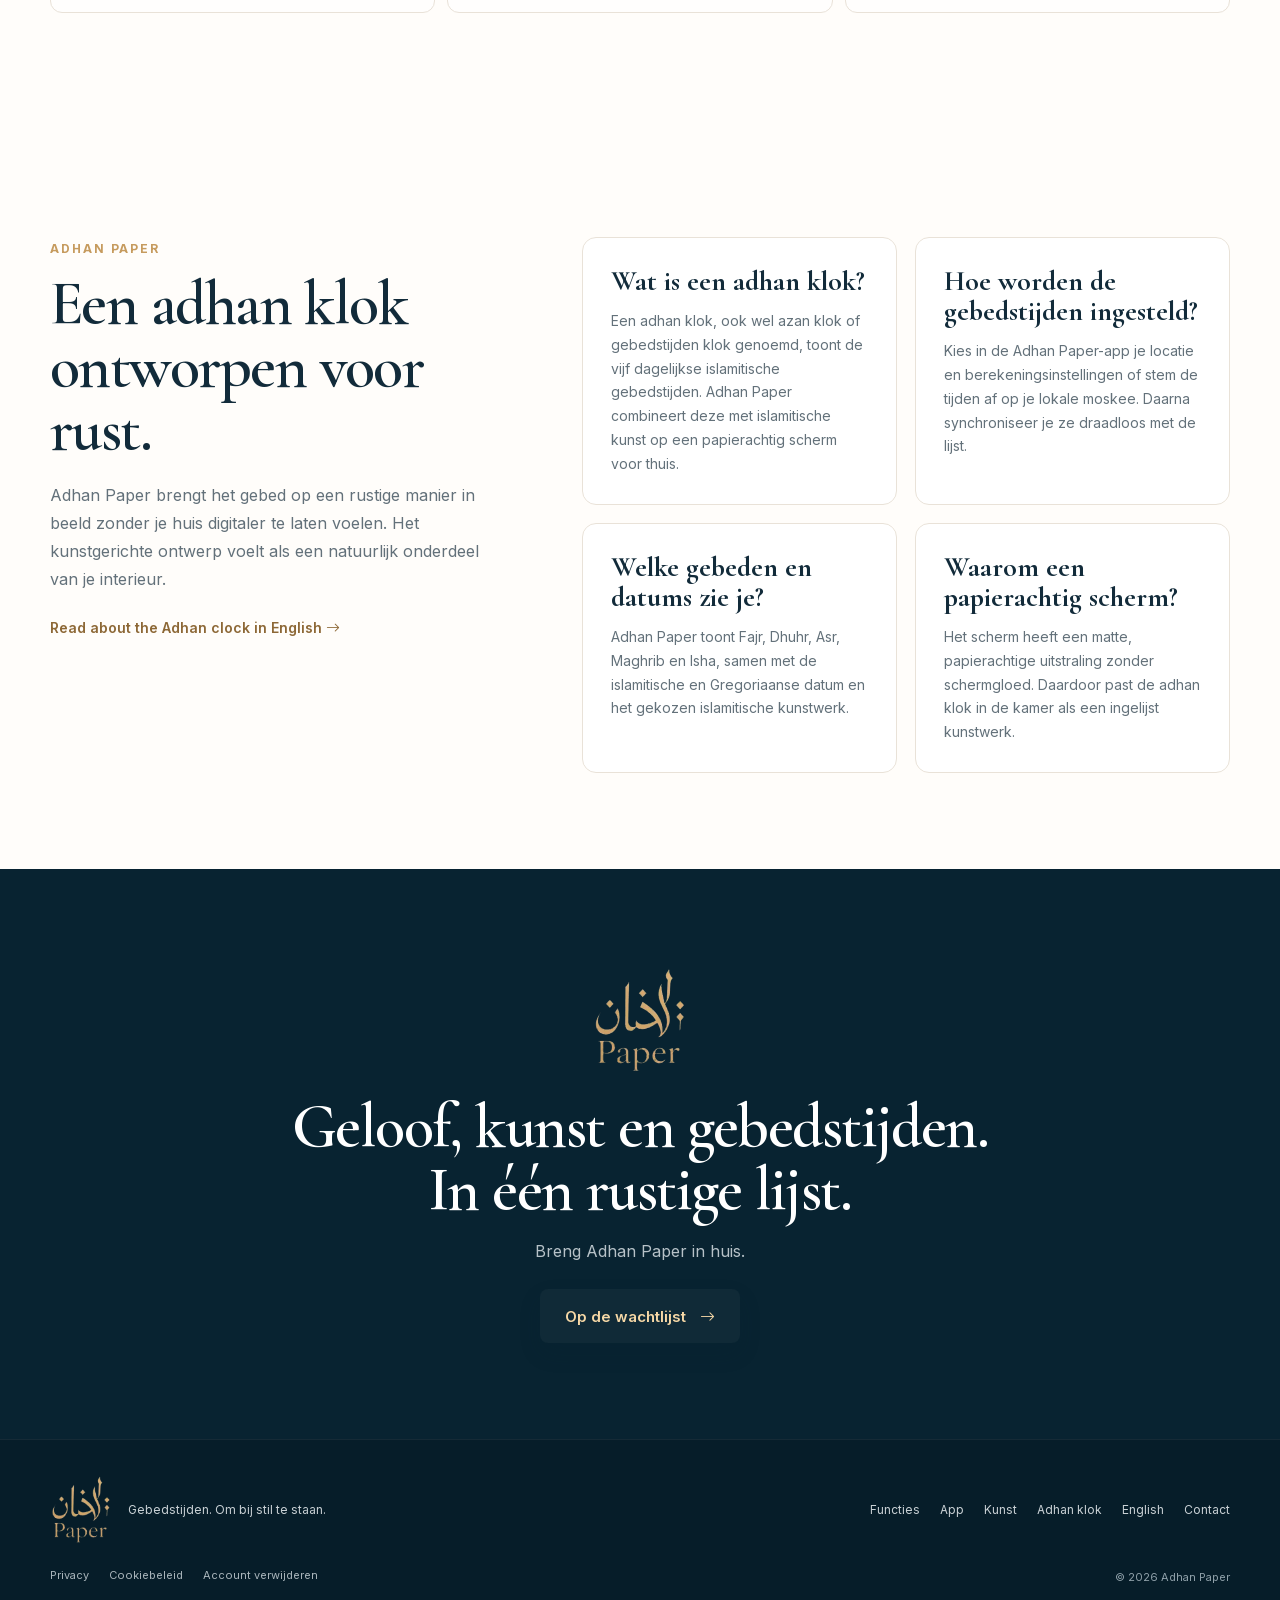
<file: nl/index.html>
<!doctype html>
<html lang="nl-NL">
<head>
  <meta charset="utf-8" />
  <meta name="viewport" content="width=device-width, initial-scale=1" />
  <meta name="theme-color" content="#fbf8f2" />
  <meta name="description" content="Ontdek Adhan Paper: een adhan klok voor gebedstijden thuis, met een papierachtig kleurenscherm, islamitische kunst en islamitische en Gregoriaanse datums." />
  <meta name="robots" content="index,follow,max-image-preview:large,max-snippet:-1,max-video-preview:-1" />
  <link rel="canonical" href="https://adhanpaper.com/nl/" />
  <link rel="alternate" hreflang="en" href="https://adhanpaper.com/" />
  <link rel="alternate" hreflang="nl-NL" href="https://adhanpaper.com/nl/" />
  <link rel="alternate" hreflang="x-default" href="https://adhanpaper.com/" />

  <meta property="og:type" content="website" />
  <meta property="og:locale" content="nl_NL" />
  <meta property="og:site_name" content="Adhan Paper" />
  <meta property="og:title" content="Moderne adhan klok voor thuis | Adhan Paper" />
  <meta property="og:description" content="Een moderne adhan klok die gebedstijden, datums en islamitische kunst samenbrengt op een rustig, papierachtig kleurenscherm." />
  <meta property="og:url" content="https://adhanpaper.com/nl/" />
  <meta property="og:image" content="https://adhanpaper.com/assets/art-garden-with-times.webp" />
  <meta property="og:image:width" content="1086" />
  <meta property="og:image:height" content="1448" />
  <meta property="og:image:alt" content="Adhan Paper papierachtige adhan klok met gebedstijden en islamitische kunst" />
  <meta name="twitter:card" content="summary_large_image" />
  <meta name="twitter:title" content="Moderne adhan klok voor thuis | Adhan Paper" />
  <meta name="twitter:description" content="Gebedstijden, datums en islamitische kunst op een papierachtig kleurenscherm." />
  <meta name="twitter:image" content="https://adhanpaper.com/assets/art-garden-with-times.webp" />
  <title>Moderne adhan klok voor thuis | Adhan Paper</title>

  <link rel="icon" href="/favicon.ico" sizes="16x16 32x32 48x48" />
  <link rel="icon" type="image/png" href="/assets/favicon-48.png" sizes="48x48" />
  <link rel="icon" type="image/png" href="/assets/favicon-96.png" sizes="96x96" />
  <link rel="apple-touch-icon" href="/assets/apple-touch-icon.png" sizes="180x180" />
  <link rel="preload" href="../assets/fonts/cormorant-garamond-latin.woff2" as="font" type="font/woff2" crossorigin>
  <link rel="preload" href="../assets/fonts/inter-latin.woff2" as="font" type="font/woff2" crossorigin>
  <link rel="preload" href="https://cdn.jsdelivr.net/npm/bootstrap-icons@1.11.3/font/bootstrap-icons.min.css" as="style" onload="this.onload=null;this.rel='stylesheet'">
  <noscript><link rel="stylesheet" href="https://cdn.jsdelivr.net/npm/bootstrap-icons@1.11.3/font/bootstrap-icons.min.css"></noscript>
  <link rel="stylesheet" href="../styles.css?v=20260907-1" />

  <script type="application/ld+json">
{
  "@context": "https://schema.org",
  "@graph": [
    {
      "@type": "Organization",
      "@id": "https://adhanpaper.com/#organization",
      "name": "Adhan Paper",
      "url": "https://adhanpaper.com/",
      "logo": "https://adhanpaper.com/assets/logo-gold.png",
      "email": "info@adhanpaper.com"
    },
    {
      "@type": "WebPage",
      "@id": "https://adhanpaper.com/nl/#webpage",
      "url": "https://adhanpaper.com/nl/",
      "name": "Moderne adhan klok voor thuis | Adhan Paper",
      "description": "Nederlandse productinformatie over de Adhan Paper adhan klok.",
      "inLanguage": "nl-NL",
      "isPartOf": {
        "@id": "https://adhanpaper.com/#website"
      }
    },
    {
      "@type": "WebSite",
      "@id": "https://adhanpaper.com/#website",
      "url": "https://adhanpaper.com/",
      "name": "Adhan Paper",
      "inLanguage": [
        "en",
        "nl-NL"
      ],
      "publisher": {
        "@id": "https://adhanpaper.com/#organization"
      }
    }
  ]
}
  </script>
</head>
<body>
  <header class="site-header" id="top">
    <div class="container header-inner">
      <a class="brand" href="#top" aria-label="Adhan Paper startpagina">
        <img src="../assets/logo-gold.webp" width="192" height="220" alt="Adhan Paper" />
      </a>
      <nav class="desktop-nav" aria-label="Hoofdnavigatie">
        <a href="#functies">Functies</a>
        <a href="#app">App</a>
        <a href="#kunst">Kunst</a>
        <a href="#product">Product</a>
      </nav>
      <a class="nav-cta" href="#kopen" data-shop-link>Op de wachtlijst</a>
    </div>
  </header>

  <main>
    <section class="hero section-pad">
      <div class="container hero-grid">
        <div class="hero-copy reveal">
          <span class="eyebrow">ADHAN PAPER</span>
          <h1>Gebedstijden.<br><em>Om bij stil<br>te staan.</em></h1>
          <p class="lead">Adhan Paper is een moderne adhan klok voor gebedstijden thuis. Het papierachtige kleurenscherm brengt de vijf dagelijkse gebeden, islamitische kunst en betekenis in huis, zonder schermgloed.</p>
          <div class="hero-actions">
            <a class="button button-primary" href="#kopen" data-shop-link>Op de wachtlijst <i class="bi bi-arrow-right"></i></a>
            <a class="text-link" href="#kunst">Bekijk de kunst <i class="bi bi-arrow-down"></i></a>
          </div>
        </div>
        <div class="hero-visual reveal delay-1">
          <picture>
            <source media="(max-width: 640px)" srcset="../assets/art-garden-with-times-600.avif" type="image/avif" />
            <source srcset="../assets/art-garden-with-times-900.avif" type="image/avif" />
            <img src="../assets/art-garden-with-times.webp" width="1086" height="1448" fetchpriority="high" decoding="async" alt="Adhan Paper adhan klok met Garden Reverie, islamitische en Gregoriaanse datum en vijf gebedstijden" />
          </picture>
        </div>
      </div>
    </section>

    <section class="feature-strip" id="functies" aria-label="Belangrijkste functies">
      <div class="container feature-grid">
        <article class="feature-item">
          <i class="bi bi-file-earmark-text"></i>
          <div><strong>Papierachtig scherm</strong><span>Brengt kunst tot leven in je woonkamer</span></div>
        </article>
        <article class="feature-item">
          <i class="bi bi-brightness-high"></i>
          <div><strong>Geen schermgloed</strong><span>Natuurlijk in de kamer</span></div>
        </article>
        <article class="feature-item">
          <i class="bi bi-phone"></i>
          <div><strong>Synchronisatie via app</strong><span>Eenvoudig in te stellen</span></div>
        </article>
        <article class="feature-item">
          <i class="bi bi-stars"></i>
          <div><strong>Islamitische kunst</strong><span>Zorgvuldig gekozen ontwerpen</span></div>
        </article>
      </div>
    </section>

    <section class="app-section section-pad" id="app">
      <div class="container app-grid">
        <div class="app-showcase-single reveal" aria-label="Startscherm van de Adhan Paper-app">
          <div class="app-phone-frame">
            <picture>
              <source srcset="../assets/app-home-640.avif" type="image/avif" />
              <img src="../assets/app-home.png" width="691" height="1536" loading="lazy" decoding="async" alt="Adhan Paper-app met dagelijkse gebedstijden" />
            </picture>
          </div>
          <div class="store-buttons store-buttons-mobile" aria-label="Download de Adhan Paper-app">
            <a class="store-button" href="#" data-app-link aria-label="Download in de App Store"><i class="bi bi-apple"></i><span><small>Download in de</small>App Store</span></a>
            <a class="store-button" href="#" data-play-link aria-label="Download via Google Play"><i class="bi bi-google-play"></i><span><small>DOWNLOAD VIA</small>Google Play</span></a>
          </div>
        </div>
        <div class="app-copy reveal delay-1">
          <span class="eyebrow">APP-SYNCHRONISATIE</span>
          <h2>Eenvoudig ontworpen.<br>Verbonden met geloof.</h2>
          <p>Stel de gebedstijden in op basis van je locatie en voorkeuren, of stem ze af op je lokale moskee. Kies kunst en een adhan en houd alles vanuit één app gesynchroniseerd.</p>
          <div class="mini-features">
            <article>
              <i class="bi bi-images"></i>
              <div><strong>Islamitische kunst</strong><span>Ontdek betekenisvolle kunstwerken en synchroniseer je favorieten met de lijst.</span></div>
            </article>
            <article>
              <i class="bi bi-volume-up"></i>
              <div><strong>Adhan-reciteur</strong><span>Kies uit geselecteerde reciteurs of voeg je eigen audio toe.</span></div>
            </article>
            <article>
              <i class="bi bi-book"></i>
              <div><strong>Koran-audio</strong><span>Kies een reciteur en luister vanuit de app.</span></div>
            </article>
          </div>
          <div class="store-buttons store-buttons-desktop">
            <a class="store-button" href="#" data-app-link aria-label="Download in de App Store"><i class="bi bi-apple"></i><span><small>Download in de</small>App Store</span></a>
            <a class="store-button" href="#" data-play-link aria-label="Download via Google Play"><i class="bi bi-google-play"></i><span><small>DOWNLOAD VIA</small>Google Play</span></a>
          </div>
        </div>
      </div>
    </section>

    <section class="reciter-section section-pad" id="reciter" aria-labelledby="reciter-title">
      <div class="container reciter-grid">
        <div class="reciter-visual reveal" aria-hidden="true">
          <div class="reciter-emblem"><i class="bi bi-volume-up-fill"></i></div>
          <span class="eyebrow">ADHAN-RECITEUR</span>
          <p>Een stem die jij kiest.</p>
        </div>
        <div class="reciter-copy reveal delay-1">
          <span class="eyebrow">ADHAN-RECITEUR</span>
          <h2 id="reciter-title">Een vertrouwde stem bij ieder gebed.</h2>
          <p>Kies de adhan-reciteur die bij jouw huis past. Kies uit een zorgvuldig geselecteerde collectie, stel de favoriete reciteur van jezelf of een dierbare in, of upload je eigen opname.</p>
          <div class="reciter-options">
            <article>
              <i class="bi bi-collection-play"></i>
              <h3>Geselecteerde reciteurs</h3>
              <p>Ontdek een zorgvuldig gekozen collectie reciteurs.</p>
            </article>
            <article>
              <i class="bi bi-person-heart"></i>
              <h3>Persoonlijke keuze</h3>
              <p>Bewaar de favoriete reciteur van jezelf of een dierbare dichtbij, of upload je eigen audio-opname om de adhan helemaal eigen te maken.</p>
            </article>
          </div>
        </div>
      </div>
    </section>

    <section class="art-section section-pad" id="kunst">
      <div class="container">
        <div class="section-heading centered reveal">
          <span class="eyebrow">KUNSTCOLLECTIE</span>
          <h2>Islamitische kunst voor jouw ruimte.</h2>
          <p>Kies een kunstwerk in de app en breng het tot leven op dezelfde Adhan Paper-lijst.</p>
        </div>

        <div class="art-grid">
          <article class="art-card reveal">
            <div class="art-frame"><img src="../assets/art-garden-with-times.webp" width="1086" height="1448" alt="Garden Reverie op de Adhan Paper adhan klok met datums en vijf dagelijkse gebedstijden" loading="lazy" decoding="async" /></div>
            <h3>Garden Reverie</h3>
          </article>
          <article class="art-card reveal delay-1">
            <div class="art-frame"><img src="../assets/art-desert-rider-with-times.webp" width="1086" height="1448" alt="Desert Traveller op de Adhan Paper adhan klok met datums en vijf dagelijkse gebedstijden" loading="lazy" decoding="async" /></div>
            <h3>Desert Traveller</h3>
          </article>
          <article class="art-card reveal delay-2">
            <div class="art-frame"><img src="../assets/art-kaaba-with-times.webp" width="1086" height="1448" alt="The Sacred House op de Adhan Paper adhan klok met datums en vijf dagelijkse gebedstijden" loading="lazy" decoding="async" /></div>
            <h3>The Sacred House</h3>
          </article>
        </div>

        <div class="center-action reveal">
          <a class="button button-outline" href="#" data-marketplace-link>Bekijk de collectie <i class="bi bi-arrow-right"></i></a>
        </div>
      </div>
    </section>

    <section class="product-section" id="product">
      <div class="container product-grid">
        <div class="product-image reveal"><img src="../assets/art-kaaba-with-times.webp" width="1086" height="1448" alt="Adhan Paper adhan klok met The Sacred House, datum en dagelijkse gebedstijden" loading="lazy" decoding="async" /></div>
        <div class="product-copy reveal delay-1">
          <span class="eyebrow">MET ZORG GEMAAKT</span>
          <h2>Een moderne adhan klok.<br>Ontworpen voor thuis.</h2>
          <p>De warme lijst, witte binnenrand en het matte, papierachtige oppervlak laten Adhan Paper meer aanvoelen als ingelijste kunst dan als een gewoon digitaal scherm.</p>
          <div class="product-points">
            <span><i class="bi bi-check2"></i> Papierachtig kleurenscherm</span>
            <span><i class="bi bi-check2"></i> Vrijstaand ontwerp</span>
            <span><i class="bi bi-check2"></i> Draadloze app-synchronisatie</span>
          </div>
        </div>
      </div>
    </section>

    <section class="section-pad" id="gebedstijden-thuis" aria-labelledby="thuis-title">
      <div class="container">
        <div class="section-heading centered">
          <span class="eyebrow">GEBEDSTIJDEN VOOR THUIS</span>
          <h2 id="thuis-title">Van je app naar een rustige plek in huis.</h2>
          <p>Adhan Paper is een fysiek, vrijstaand frame voor gebedstijden en islamitische kunst. Je stelt het in met de app; je hoeft geen tablet als gebedstijdenscherm neer te zetten.</p>
        </div>
        <div class="mini-features">
          <article><div><strong>1. Stel je tijden in</strong><span>Kies in de app je locatie en berekeningsinstellingen of stem de tijden af op je lokale moskee.</span></div></article>
          <article><div><strong>2. Kies je kunst</strong><span>Selecteer een islamitisch kunstwerk en synchroniseer je keuze draadloos met het frame.</span></div></article>
          <article><div><strong>3. Zie de vijf gebeden</strong><span>Het frame toont Fajr, Dhuhr, Asr, Maghrib en Isha, met de islamitische en Gregoriaanse datum.</span></div></article>
        </div>
      </div>
    </section>

    <section class="questions-section section-pad" id="vragen">
      <div class="container questions-layout">
        <div class="questions-intro reveal">
          <span class="eyebrow">ADHAN PAPER</span>
          <h2>Een adhan klok ontworpen voor rust.</h2>
          <p>Adhan Paper brengt het gebed op een rustige manier in beeld zonder je huis digitaler te laten voelen. Het kunstgerichte ontwerp voelt als een natuurlijk onderdeel van je interieur.</p>
          <a class="text-link" href="../" hreflang="en" lang="en">Read about the Adhan clock in English <i class="bi bi-arrow-right"></i></a>
        </div>
        <div class="question-list">
          <article class="question-item reveal">
            <h3>Wat is een adhan klok?</h3>
            <p>Een adhan klok, ook wel azan klok of gebedstijden klok genoemd, toont de vijf dagelijkse islamitische gebedstijden. Adhan Paper combineert deze met islamitische kunst op een papierachtig scherm voor thuis.</p>
          </article>
          <article class="question-item reveal delay-1">
            <h3>Hoe worden de gebedstijden ingesteld?</h3>
            <p>Kies in de Adhan Paper-app je locatie en berekeningsinstellingen of stem de tijden af op je lokale moskee. Daarna synchroniseer je ze draadloos met de lijst.</p>
          </article>
          <article class="question-item reveal">
            <h3>Welke gebeden en datums zie je?</h3>
            <p>Adhan Paper toont Fajr, Dhuhr, Asr, Maghrib en Isha, samen met de islamitische en Gregoriaanse datum en het gekozen islamitische kunstwerk.</p>
          </article>
          <article class="question-item reveal delay-1">
            <h3>Waarom een papierachtig scherm?</h3>
            <p>Het scherm heeft een matte, papierachtige uitstraling zonder schermgloed. Daardoor past de adhan klok in de kamer als een ingelijst kunstwerk.</p>
          </article>
        </div>
      </div>
    </section>

    <section class="closing-cta section-pad" id="kopen">
      <div class="container closing-inner reveal">
        <img src="../assets/logo-gold.webp" width="192" height="220" alt="" aria-hidden="true" />
        <h2>Geloof, kunst en gebedstijden.<br>In één rustige lijst.</h2>
        <p>Breng Adhan Paper in huis.</p>
        <a class="button button-primary" href="#" data-shop-link>Op de wachtlijst <i class="bi bi-arrow-right"></i></a>
      </div>
    </section>
  </main>

  <footer class="site-footer">
    <div class="container footer-inner">
      <div class="footer-brand">
        <img src="../assets/logo-gold.webp" width="192" height="220" alt="Adhan Paper" />
        <span>Gebedstijden. Om bij stil te staan.</span>
      </div>
      <div class="footer-links">
        <a href="#functies">Functies</a>
        <a href="#app">App</a>
        <a href="#kunst">Kunst</a>
        <a href="#vragen">Adhan klok</a>
        <a href="../" hreflang="en" lang="en">English</a>
        <a href="mailto:info@adhanpaper.com">Contact</a>
      </div>
      <nav class="footer-legal" aria-label="Juridische links">
        <a href="../privacy/">Privacy</a>
        <a href="../cookie-policy/">Cookiebeleid</a>
        <a href="../account-deletion/">Account verwijderen</a>
      </nav>
      <div class="footer-meta">
        <small>© <span id="year"></span> Adhan Paper</small>
      </div>
    </div>
  </footer>

  <div class="waitlist-modal" id="waitlist-modal" aria-hidden="true">
    <div class="waitlist-backdrop" data-waitlist-close></div>
    <section class="waitlist-dialog" role="dialog" aria-modal="true" aria-labelledby="waitlist-title" aria-describedby="waitlist-description">
      <button class="waitlist-close" type="button" aria-label="Sluiten" data-waitlist-close>
        <i class="bi bi-x-lg"></i>
      </button>

      <div class="waitlist-mark" aria-hidden="true">
        <img src="../assets/logo-gold.webp" width="192" height="220" alt="" />
      </div>

      <div class="waitlist-form-view">
        <span class="eyebrow">BINNENKORT BESCHIKBAAR</span>
        <h2 id="waitlist-title">Haal als eerste
          <em>Adhan Paper</em> in huis.</h2>
        <p id="waitlist-description">Laat je e-mailadres achter en we laten je weten wanneer Adhan Paper beschikbaar is.</p>

        <form class="waitlist-form" id="waitlist-form" novalidate>
          <label for="waitlist-email">E-mailadres</label>
          <div class="waitlist-input-row">
            <input id="waitlist-email" name="email" type="email" inputmode="email" autocomplete="email" placeholder="jij@voorbeeld.nl" required />
            <button class="button button-primary" type="submit">Schrijf me in <i class="bi bi-arrow-right"></i></button>
          </div>
          <div class="waitlist-turnstile" id="waitlist-turnstile" aria-live="polite"></div>
          <div class="waitlist-honeypot" aria-hidden="true">
            <label for="waitlist-website">Website</label>
            <input id="waitlist-website" name="website" type="text" tabindex="-1" autocomplete="off" />
          </div>
          <p class="waitlist-error" id="waitlist-error" role="alert"></p>
          <p class="waitlist-privacy"><i class="bi bi-lock"></i> Alleen updates over de lancering. Geen spam. <a href="../privacy/">Privacybeleid</a></p>
        </form>
      </div>

      <div class="waitlist-success" aria-live="polite">
        <div class="waitlist-success-icon"><i class="bi bi-check2"></i></div>
        <span class="eyebrow">JE STAAT OP DE LIJST</span>
        <h2>We houden je op de hoogte.</h2>
        <p>Bedankt voor je interesse in Adhan Paper. We mailen je zodra er nieuws over de lancering is.</p>
        <button class="button button-outline" type="button" data-waitlist-close>Terug naar de site</button>
      </div>
    </section>
  </div>

  <div class="toast" role="status" aria-live="polite"></div>
  <script src="../script.js"></script>
</body>
</html>
</file>
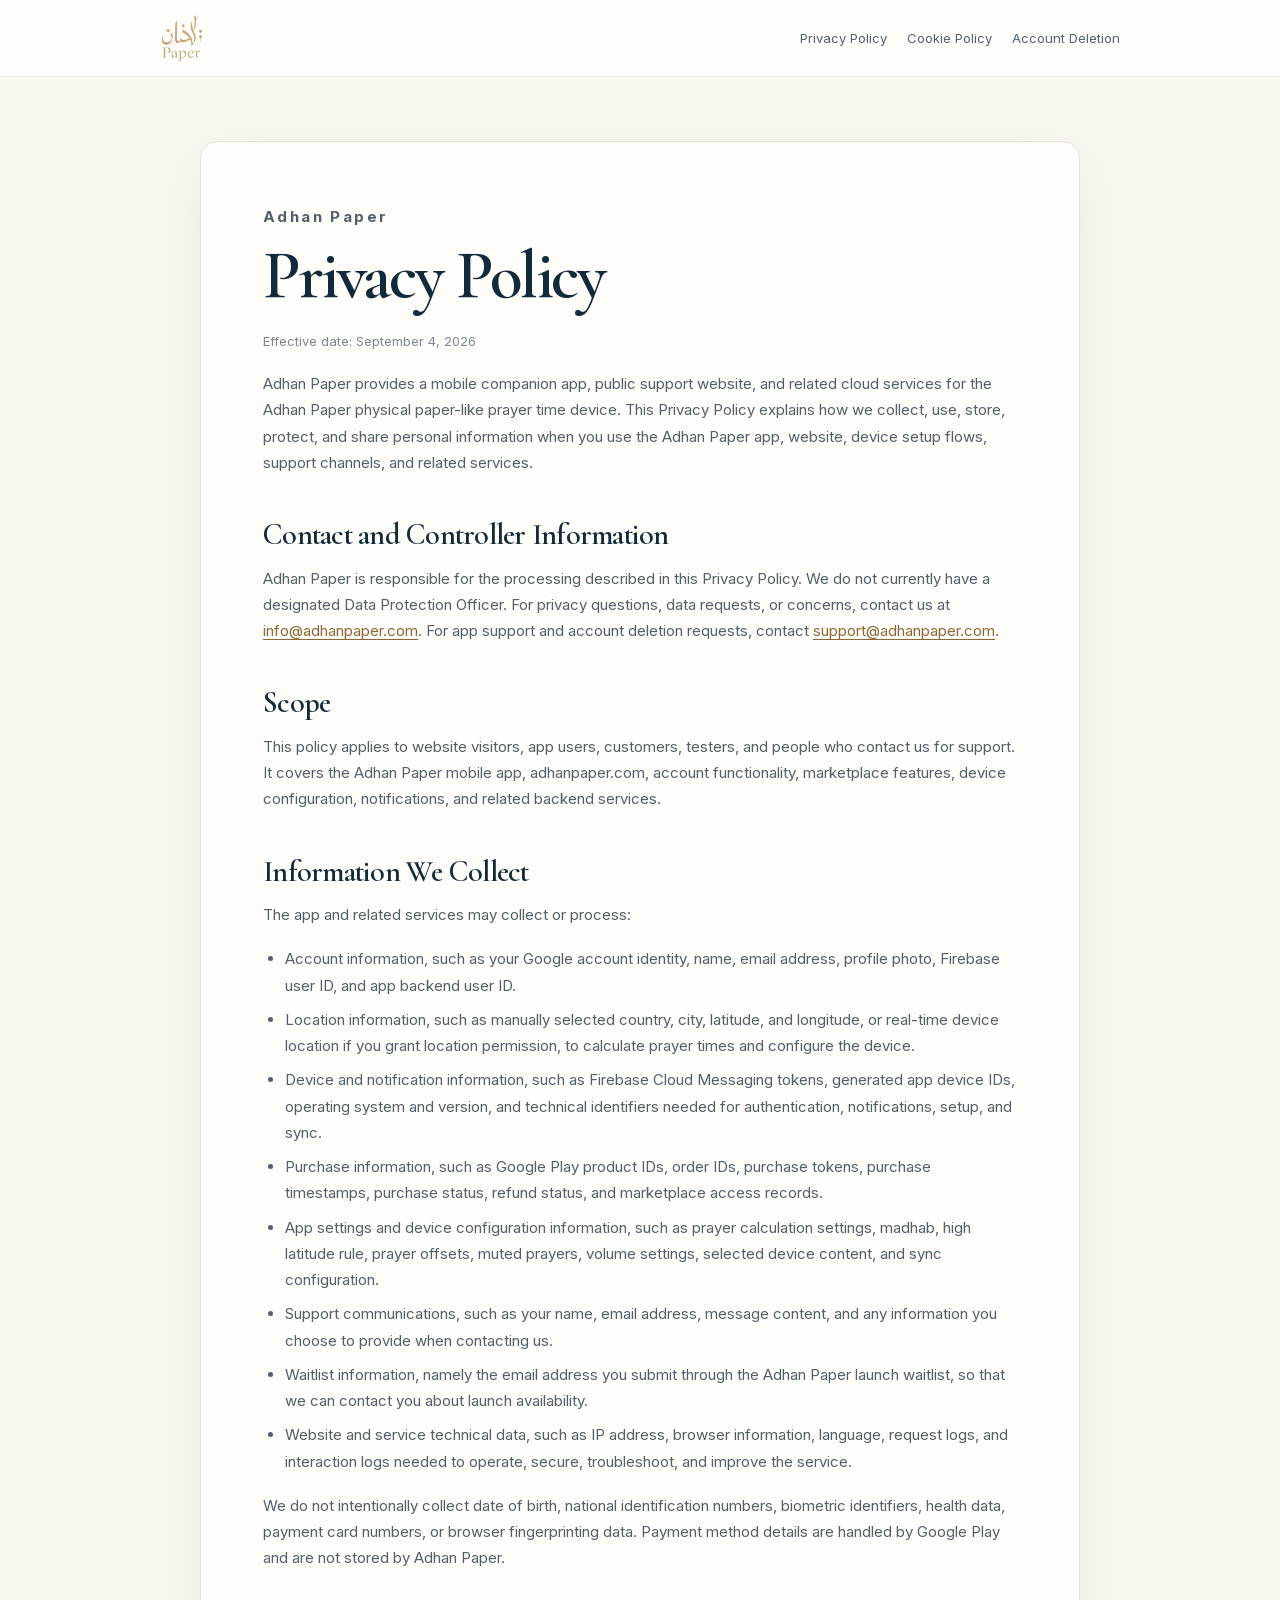
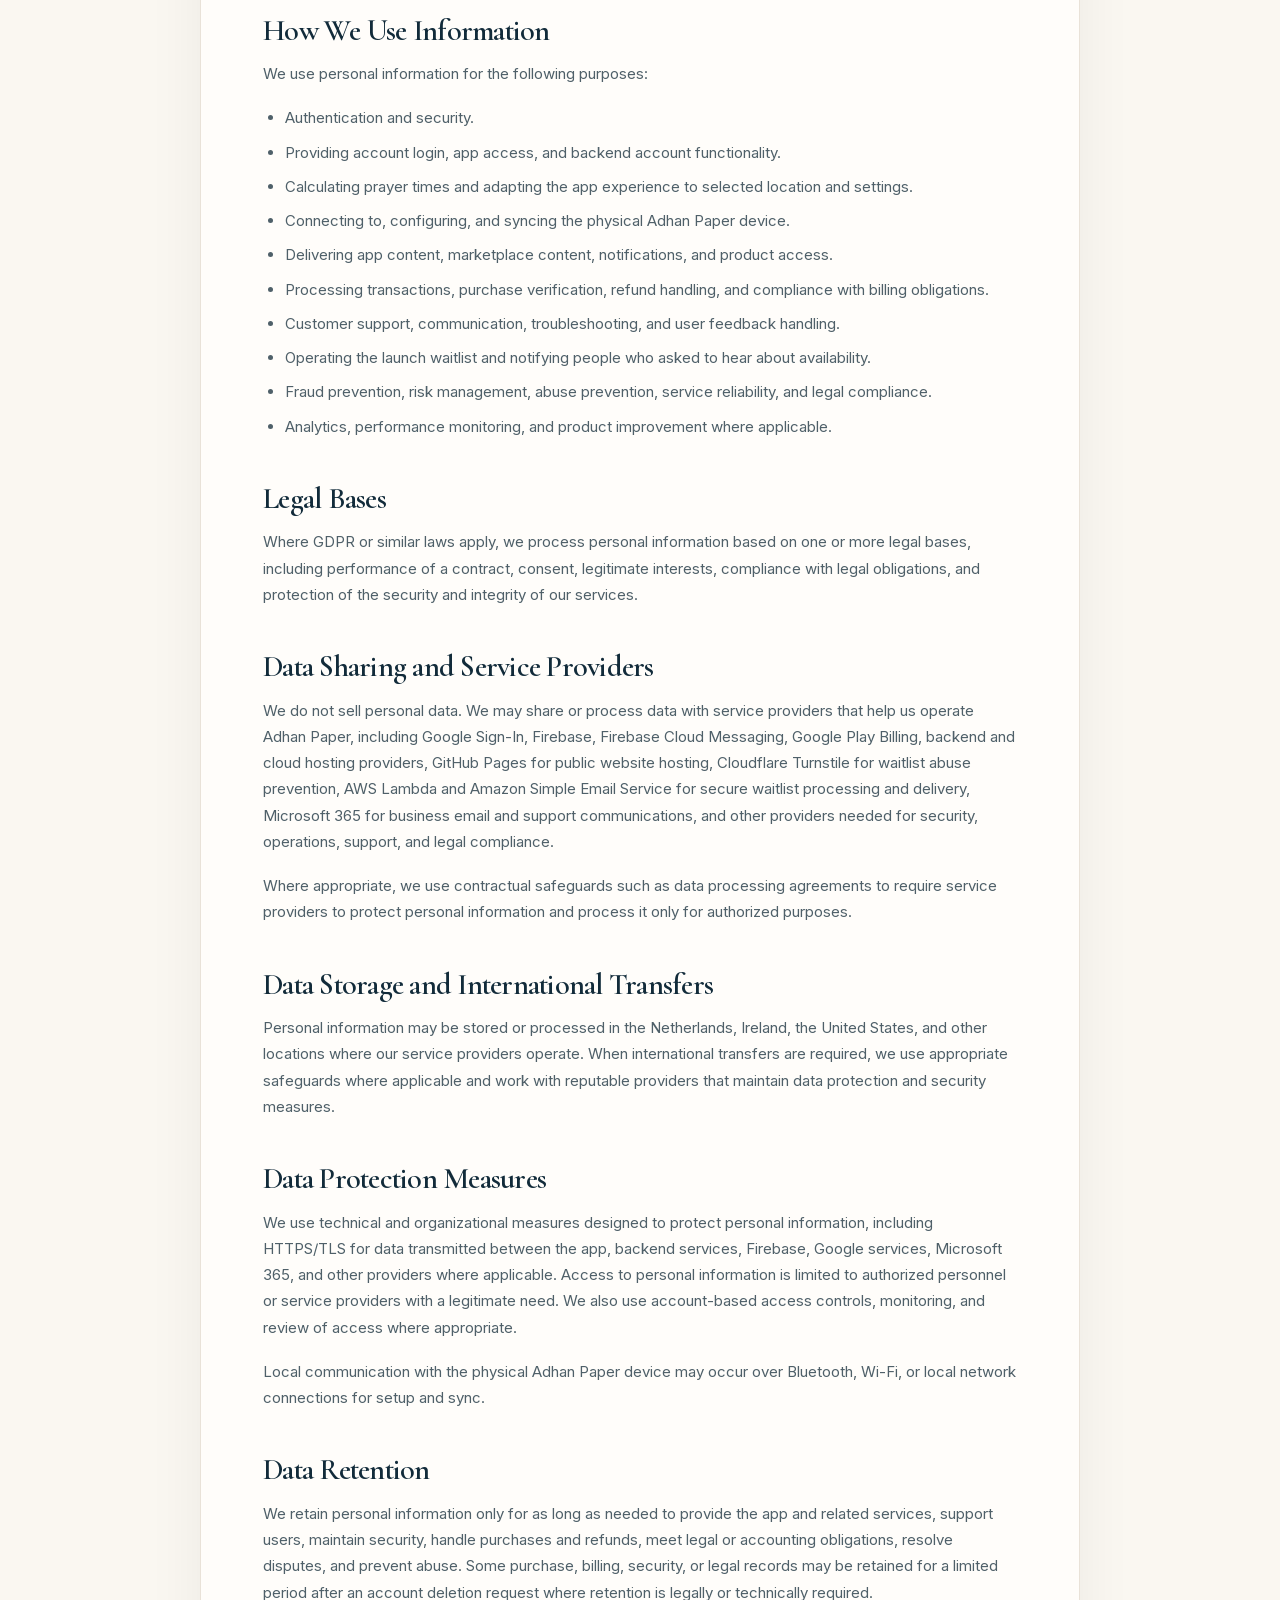
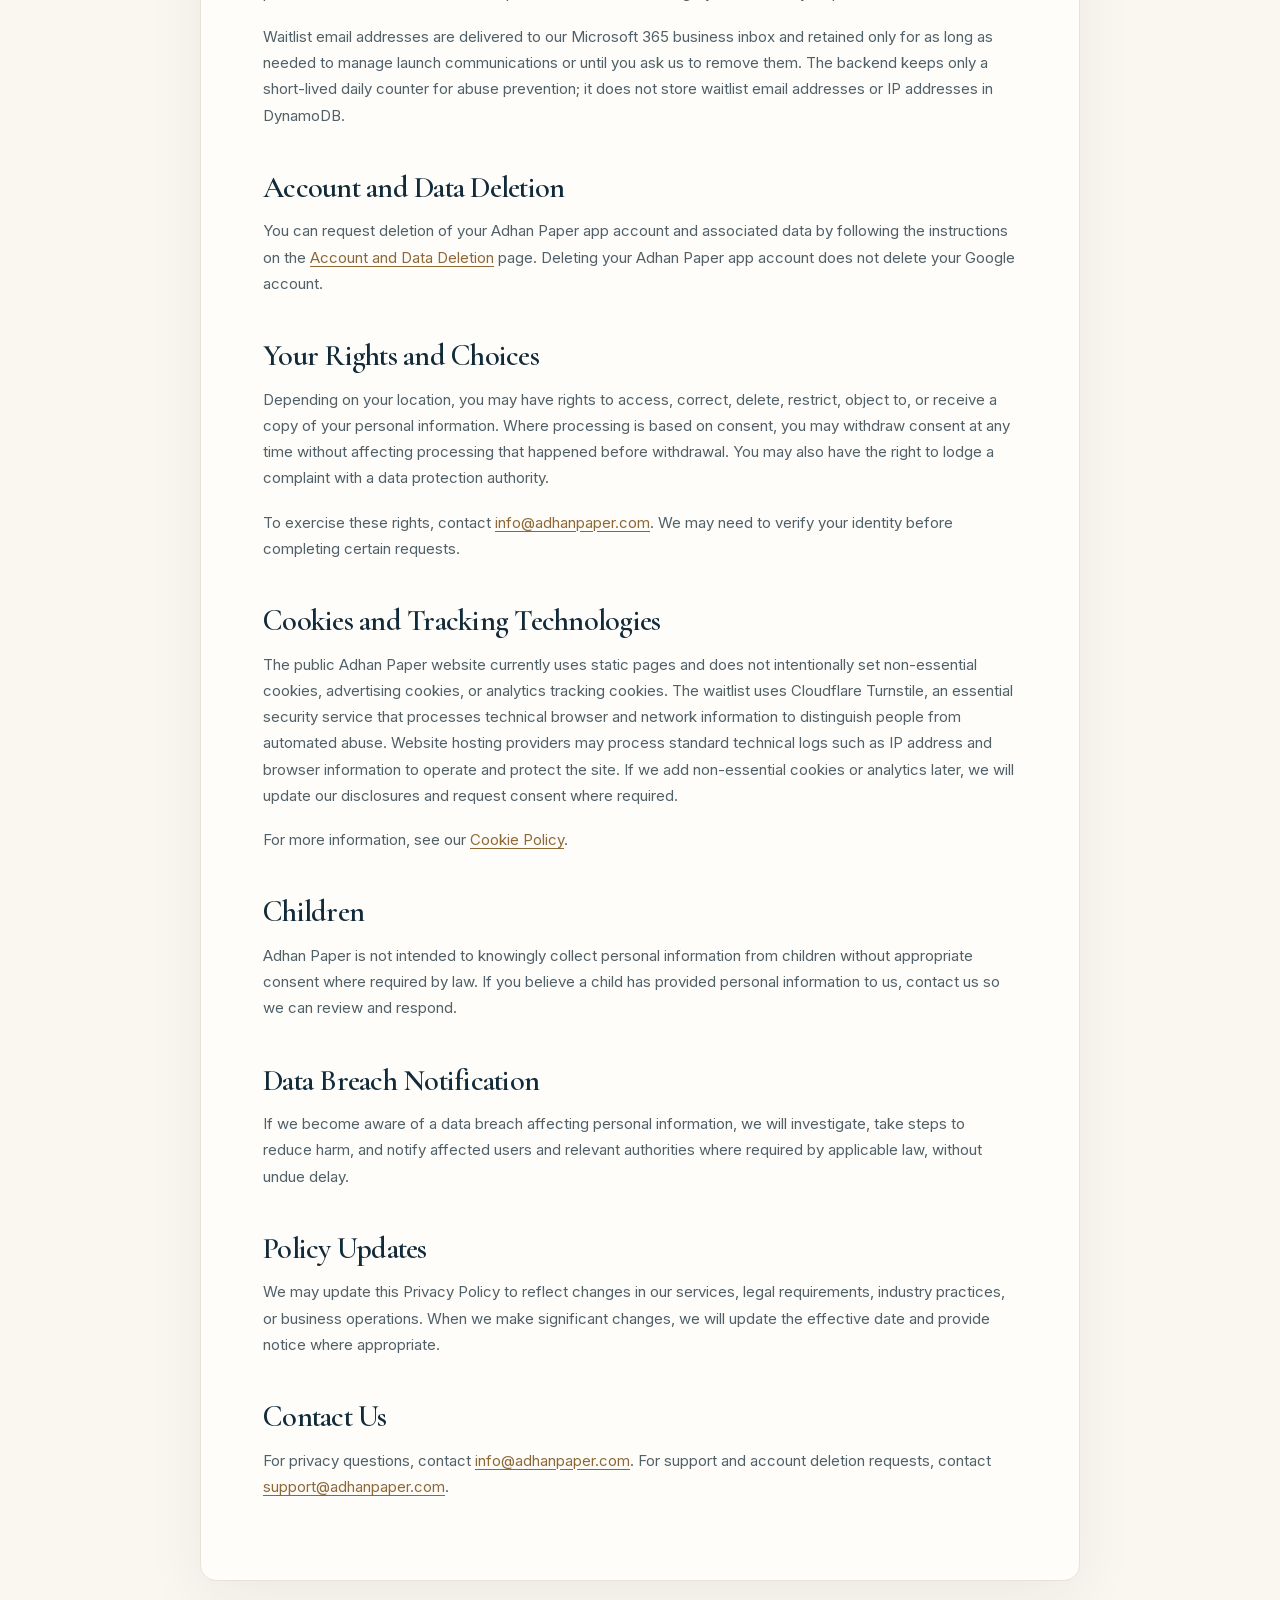
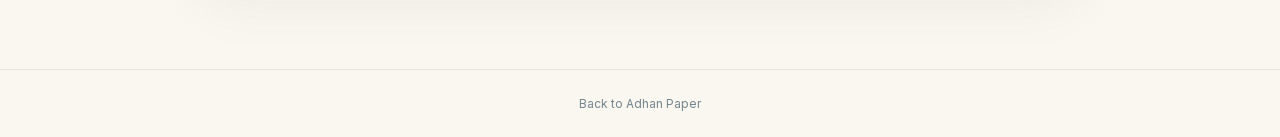
<file: privacy/index.html>
<!doctype html>
<html lang="en">
  <head>
    <meta charset="utf-8">
    <meta name="viewport" content="width=device-width, initial-scale=1">
    <link rel="icon" href="/favicon.ico" sizes="16x16 32x32 48x48" />
    <link rel="icon" type="image/png" href="/assets/favicon-48.png" sizes="48x48" />
    <link rel="icon" type="image/png" href="/assets/favicon-96.png" sizes="96x96" />
    <link rel="apple-touch-icon" href="/assets/apple-touch-icon.png" sizes="180x180" />
    <title>Privacy Policy | Adhan Paper</title>
    <link rel="preconnect" href="https://fonts.googleapis.com">
    <link rel="preconnect" href="https://fonts.gstatic.com" crossorigin>
    <link href="https://fonts.googleapis.com/css2?family=Cormorant+Garamond:wght@500;600;700&amp;family=Inter:wght@400;500;600;700&amp;display=swap" rel="stylesheet">
    <link rel="stylesheet" href="../styles.css">
  </head>
  <body class="legal-page">
    <header class="site-header">
      <div class="legal-header">
        <a class="brand" href="../" aria-label="Adhan Paper home"><img src="../assets/logo-gold.png" alt="Adhan Paper"></a>
        <nav class="legal-nav" aria-label="Legal navigation">
          <a href="../privacy/">Privacy Policy</a>
          <a href="../cookie-policy/">Cookie Policy</a>
          <a href="../account-deletion/">Account Deletion</a>
        </nav>
      </div>
    </header>

    <main class="legal-main">
      <article class="legal-panel">
        <p class="eyebrow">Adhan Paper</p>
        <h1>Privacy Policy</h1>
        <p class="meta">Effective date: September 4, 2026</p>

        <p>
          Adhan Paper provides a mobile companion app, public support website, and
          related cloud services for the Adhan Paper physical paper-like prayer time
          device. This Privacy Policy explains how we collect, use, store, protect,
          and share personal information when you use the Adhan Paper app, website,
          device setup flows, support channels, and related services.
        </p>

        <h2>Contact and Controller Information</h2>
        <p>
          Adhan Paper is responsible for the processing described in this Privacy
          Policy. We do not currently have a designated Data Protection Officer.
          For privacy questions, data requests, or concerns, contact us at
          <a href="mailto:info@adhanpaper.com">info@adhanpaper.com</a>. For app
          support and account deletion requests, contact
          <a href="mailto:support@adhanpaper.com">support@adhanpaper.com</a>.
        </p>

        <h2>Scope</h2>
        <p>
          This policy applies to website visitors, app users, customers, testers,
          and people who contact us for support. It covers the Adhan Paper mobile
          app, adhanpaper.com, account functionality, marketplace features, device
          configuration, notifications, and related backend services.
        </p>

        <h2>Information We Collect</h2>
        <p>The app and related services may collect or process:</p>
        <ul>
          <li>Account information, such as your Google account identity, name, email address, profile photo, Firebase user ID, and app backend user ID.</li>
          <li>Location information, such as manually selected country, city, latitude, and longitude, or real-time device location if you grant location permission, to calculate prayer times and configure the device.</li>
          <li>Device and notification information, such as Firebase Cloud Messaging tokens, generated app device IDs, operating system and version, and technical identifiers needed for authentication, notifications, setup, and sync.</li>
          <li>Purchase information, such as Google Play product IDs, order IDs, purchase tokens, purchase timestamps, purchase status, refund status, and marketplace access records.</li>
          <li>App settings and device configuration information, such as prayer calculation settings, madhab, high latitude rule, prayer offsets, muted prayers, volume settings, selected device content, and sync configuration.</li>
          <li>Support communications, such as your name, email address, message content, and any information you choose to provide when contacting us.</li>
          <li>Waitlist information, namely the email address you submit through the Adhan Paper launch waitlist, so that we can contact you about launch availability.</li>
          <li>Website and service technical data, such as IP address, browser information, language, request logs, and interaction logs needed to operate, secure, troubleshoot, and improve the service.</li>
        </ul>
        <p>
          We do not intentionally collect date of birth, national identification
          numbers, biometric identifiers, health data, payment card numbers, or
          browser fingerprinting data. Payment method details are handled by Google
          Play and are not stored by Adhan Paper.
        </p>

        <h2>How We Use Information</h2>
        <p>We use personal information for the following purposes:</p>
        <ul>
          <li>Authentication and security.</li>
          <li>Providing account login, app access, and backend account functionality.</li>
          <li>Calculating prayer times and adapting the app experience to selected location and settings.</li>
          <li>Connecting to, configuring, and syncing the physical Adhan Paper device.</li>
          <li>Delivering app content, marketplace content, notifications, and product access.</li>
          <li>Processing transactions, purchase verification, refund handling, and compliance with billing obligations.</li>
          <li>Customer support, communication, troubleshooting, and user feedback handling.</li>
          <li>Operating the launch waitlist and notifying people who asked to hear about availability.</li>
          <li>Fraud prevention, risk management, abuse prevention, service reliability, and legal compliance.</li>
          <li>Analytics, performance monitoring, and product improvement where applicable.</li>
        </ul>

        <h2>Legal Bases</h2>
        <p>
          Where GDPR or similar laws apply, we process personal information based on
          one or more legal bases, including performance of a contract, consent,
          legitimate interests, compliance with legal obligations, and protection of
          the security and integrity of our services.
        </p>

        <h2>Data Sharing and Service Providers</h2>
        <p>
          We do not sell personal data. We may share or process data with service
          providers that help us operate Adhan Paper, including Google Sign-In,
          Firebase, Firebase Cloud Messaging, Google Play Billing, backend and cloud
          hosting providers, GitHub Pages for public website hosting, Cloudflare
          Turnstile for waitlist abuse prevention, AWS Lambda and Amazon Simple Email
          Service for secure waitlist processing and delivery, Microsoft 365 for
          business email and support communications, and other providers needed
          for security, operations, support, and legal compliance.
        </p>
        <p>
          Where appropriate, we use contractual safeguards such as data processing
          agreements to require service providers to protect personal information
          and process it only for authorized purposes.
        </p>

        <h2>Data Storage and International Transfers</h2>
        <p>
          Personal information may be stored or processed in the Netherlands,
          Ireland, the United States, and other locations where our service providers
          operate. When international transfers are required, we use appropriate
          safeguards where applicable and work with reputable providers that maintain
          data protection and security measures.
        </p>

        <h2>Data Protection Measures</h2>
        <p>
          We use technical and organizational measures designed to protect personal
          information, including HTTPS/TLS for data transmitted between the app,
          backend services, Firebase, Google services, Microsoft 365, and other
          providers where applicable. Access to personal information is limited to
          authorized personnel or service providers with a legitimate need. We also
          use account-based access controls, monitoring, and review of access where
          appropriate.
        </p>
        <p>
          Local communication with the physical Adhan Paper device may occur over
          Bluetooth, Wi-Fi, or local network connections for setup and sync.
        </p>

        <h2>Data Retention</h2>
        <p>
          We retain personal information only for as long as needed to provide the
          app and related services, support users, maintain security, handle
          purchases and refunds, meet legal or accounting obligations, resolve
          disputes, and prevent abuse. Some purchase, billing, security, or legal
          records may be retained for a limited period after an account deletion
          request where retention is legally or technically required.
        </p>
        <p>
          Waitlist email addresses are delivered to our Microsoft 365 business inbox
          and retained only for as long as needed to manage launch communications or
          until you ask us to remove them. The backend keeps only a short-lived daily
          counter for abuse prevention; it does not store waitlist email addresses or
          IP addresses in DynamoDB.
        </p>

        <h2>Account and Data Deletion</h2>
        <p>
          You can request deletion of your Adhan Paper app account and associated
          data by following the instructions on the
          <a href="../account-deletion/">Account and Data Deletion</a> page.
          Deleting your Adhan Paper app account does not delete your Google account.
        </p>

        <h2>Your Rights and Choices</h2>
        <p>
          Depending on your location, you may have rights to access, correct, delete,
          restrict, object to, or receive a copy of your personal information. Where
          processing is based on consent, you may withdraw consent at any time
          without affecting processing that happened before withdrawal. You may also
          have the right to lodge a complaint with a data protection authority.
        </p>
        <p>
          To exercise these rights, contact
          <a href="mailto:info@adhanpaper.com">info@adhanpaper.com</a>. We may need
          to verify your identity before completing certain requests.
        </p>

        <h2>Cookies and Tracking Technologies</h2>
        <p>
          The public Adhan Paper website currently uses static pages and does not
          intentionally set non-essential cookies, advertising cookies, or analytics
          tracking cookies. The waitlist uses Cloudflare Turnstile, an essential
          security service that processes technical browser and network information to
          distinguish people from automated abuse. Website hosting providers may
          process standard technical logs such as IP address and browser information to
          operate and protect the site. If we add non-essential cookies or analytics
          later, we will update our disclosures and request consent where required.
        </p>
        <p>
          For more information, see our
          <a href="../cookie-policy/">Cookie Policy</a>.
        </p>

        <h2>Children</h2>
        <p>
          Adhan Paper is not intended to knowingly collect personal information from
          children without appropriate consent where required by law. If you believe
          a child has provided personal information to us, contact us so we can
          review and respond.
        </p>

        <h2>Data Breach Notification</h2>
        <p>
          If we become aware of a data breach affecting personal information, we
          will investigate, take steps to reduce harm, and notify affected users and
          relevant authorities where required by applicable law, without undue delay.
        </p>

        <h2>Policy Updates</h2>
        <p>
          We may update this Privacy Policy to reflect changes in our services,
          legal requirements, industry practices, or business operations. When we
          make significant changes, we will update the effective date and provide
          notice where appropriate.
        </p>

        <h2>Contact Us</h2>
        <p>
          For privacy questions, contact
          <a href="mailto:info@adhanpaper.com">info@adhanpaper.com</a>. For support
          and account deletion requests, contact
          <a href="mailto:support@adhanpaper.com">support@adhanpaper.com</a>.
        </p>
      </article>
    </main>
    <footer class="legal-footer"><a href="../">Back to Adhan Paper</a></footer>
  </body>
</html>
</file>
<file: styles.css>
@font-face {
  font-family: "Cormorant Garamond";
  font-style: normal;
  font-weight: 500 700;
  font-display: swap;
  src: url("assets/fonts/cormorant-garamond-latin.woff2") format("woff2");
}

@font-face {
  font-family: "Inter";
  font-style: normal;
  font-weight: 400 700;
  font-display: swap;
  src: url("assets/fonts/inter-latin.woff2") format("woff2");
}

:root {
  --navy: #102a37;
  --navy-deep: #082331;
  --gold: #c69b5e;
  --gold-soft: #ddc29a;
  --cream: #faf7f1;
  --paper: #fffdfa;
  --ink: #122b3a;
  --muted: #63717a;
  --line: #e9e2d8;
  --shadow: 0 24px 70px rgba(35, 31, 24, .12);
  --serif: "Cormorant Garamond", Georgia, serif;
  --sans: "Inter", system-ui, sans-serif;
}

* { box-sizing: border-box; }
html { scroll-behavior: smooth; }
body {
  margin: 0;
  color: var(--ink);
  background: var(--paper);
  font-family: var(--sans);
  -webkit-font-smoothing: antialiased;
}
img { display: block; max-width: 100%; }
a { color: inherit; text-decoration: none; }
button, a { -webkit-tap-highlight-color: transparent; }
.container { width: min(1180px, calc(100% - 48px)); margin: 0 auto; }
.section-pad { padding: 96px 0; }

.site-header {
  position: sticky;
  top: 0;
  z-index: 50;
  background: color-mix(in srgb, var(--paper) 92%, transparent);
  backdrop-filter: blur(14px);
  border-bottom: 1px solid rgba(18,43,58,.07);
}
.header-inner { height: 76px; display: grid; grid-template-columns: 1fr auto 1fr; align-items: center; gap: 28px; }
.brand img { width: 86px; height: 52px; object-fit: contain; object-position: left center; }
.desktop-nav { display: flex; align-items: center; gap: 30px; font-size: 14px; color: #38515e; }
.desktop-nav a { transition: color .2s ease; }
.desktop-nav a:hover { color: var(--gold); }
.nav-cta { justify-self: end; display: inline-flex; align-items: center; justify-content: center; min-height: 54px; padding: 0 25px; background: var(--navy); color: #f6d8a6; border: 1px solid var(--navy); border-radius: 8px; font-size: 14px; font-weight: 600; box-shadow: 0 10px 22px rgba(8,35,49,.14); transition: transform .2s ease, background .2s ease, box-shadow .2s ease; }
.nav-cta:hover { background: #061f2d; color: #f6d8a6; transform: translateY(-2px); }

.hero { min-height: 690px; display: flex; align-items: center; background: radial-gradient(circle at 78% 32%, #ffffff 0, #fbf9f4 42%, #f8f3eb 100%); overflow: hidden; }
.hero-grid { display: grid; grid-template-columns: .92fr 1.08fr; align-items: center; gap: 72px; }
.hero-copy { padding: 30px 0; }
.eyebrow { display: inline-block; color: var(--gold); font-size: 12px; font-weight: 700; letter-spacing: .16em; margin-bottom: 16px; }
h1, h2, h3 { margin-top: 0; }
h1 { font-family: var(--serif); font-size: clamp(58px, 7vw, 92px); line-height: .93; letter-spacing: -.035em; margin-bottom: 24px; font-weight: 600; }
h1 em { color: var(--gold); font-style: normal; }
html[lang="nl-NL"] .hero-copy h1 { font-size: clamp(54px, 6.4vw, 84px); line-height: .98; }
h2 { font-family: var(--serif); font-size: clamp(42px, 5vw, 62px); line-height: 1.02; letter-spacing: -.025em; font-weight: 600; margin-bottom: 20px; }
.lead { max-width: 590px; font-size: 18px; line-height: 1.75; color: var(--muted); margin: 0 0 34px; }
.hero-actions { display: flex; align-items: center; gap: 26px; flex-wrap: wrap; }
.button { display: inline-flex; align-items: center; justify-content: center; gap: 14px; min-height: 54px; padding: 0 25px; border-radius: 8px; font-size: 15px; font-weight: 600; transition: transform .2s ease, background .2s ease, box-shadow .2s ease; }
.button:hover { transform: translateY(-2px); }
.button-primary { background: var(--navy); color: #f6d8a6; box-shadow: 0 10px 22px rgba(8,35,49,.14); }
.button-primary:hover { background: #061f2d; }
.button-outline { background: var(--navy); border: 1px solid var(--navy); color: #f6d8a6; box-shadow: 0 10px 22px rgba(8,35,49,.14); }
.button-outline:hover { background: #061f2d; color: #f6d8a6; }
.text-link { font-size: 14px; color: #566974; }
.hero-visual { position: relative; }
.hero-visual::before { content: ""; position: absolute; inset: 11% 4% 2% 10%; border-radius: 50%; background: rgba(198,155,94,.12); filter: blur(55px); }
.hero-visual img { position: relative; width: 100%; max-height: 585px; object-fit: contain; border-radius: 3px; filter: drop-shadow(0 24px 34px rgba(35,31,24,.13)); }

.feature-strip { border-top: 1px solid var(--line); border-bottom: 1px solid var(--line); background: #fff; }
.feature-grid { display: grid; grid-template-columns: repeat(4, 1fr); }
.feature-item { min-height: 124px; padding: 28px 24px; display: flex; align-items: center; justify-content: center; gap: 18px; border-right: 1px solid var(--line); }
.feature-item:last-child { border-right: 0; }
.feature-item i { font-size: 28px; color: var(--gold); }
.feature-item strong, .feature-item span { display: block; }
.feature-item strong { font-size: 14px; margin-bottom: 6px; }
.feature-item span { font-size: 13px; color: var(--muted); }

.app-section { background: var(--cream); }
.app-grid { display: grid; grid-template-columns: .98fr 1.02fr; align-items: center; gap: 78px; }
.app-showcase-single { display: flex; align-items: center; justify-content: center; min-height: 590px; }
.app-phone-frame { width: min(100%, 338px); padding: 10px; background: #061e2b; border: 2px solid #2e414a; border-radius: 44px; box-shadow: 0 24px 48px rgba(8,35,49,.18); overflow: hidden; }
.app-phone-frame img { width: 100%; height: auto; display: block; border-radius: 34px; }
.app-copy p { color: var(--muted); font-size: 17px; line-height: 1.75; max-width: 620px; }
.mini-features { display: grid; grid-template-columns: repeat(3, minmax(0, 1fr)); gap: 12px; margin: 32px 0; }
.mini-features article { background: rgba(255,255,255,.72); border: 1px solid var(--line); border-radius: 12px; padding: 18px; min-height: 142px; }
.mini-features i { color: var(--gold); font-size: 24px; display: block; margin-bottom: 15px; }
.mini-features strong, .mini-features span { display: block; }
.mini-features strong { font-size: 14px; margin-bottom: 7px; }
.mini-features span { color: var(--muted); font-size: 12px; line-height: 1.55; }
.store-buttons { display: flex; flex-wrap: wrap; gap: 12px; }
.store-button { display: inline-flex; align-items: center; justify-content: center; gap: 10px; min-height: 54px; padding: 9px 18px; background: var(--navy); border: 1px solid var(--navy); border-radius: 8px; color: #f6d8a6; box-shadow: 0 10px 22px rgba(8,35,49,.12); font-size: 16px; font-weight: 600; transition: transform .2s ease, background .2s ease; }
.store-button:hover { background: #061f2d; transform: translateY(-2px); }
.store-button i { font-size: 25px; }
.store-button span, .store-button small { display: block; }
.store-button small { font-size: 8px; line-height: 1.1; font-weight: 500; }
.store-buttons-mobile { display: none; }

.reciter-section { background: var(--navy-deep); color: white; overflow: hidden; }
.reciter-grid { display: grid; grid-template-columns: .78fr 1.22fr; gap: 76px; align-items: center; }
.reciter-visual { min-height: 420px; display: flex; flex-direction: column; align-items: center; justify-content: center; padding: 44px; text-align: center; border-radius: 18px; background: radial-gradient(circle at 50% 42%, rgba(198,155,94,.24), transparent 48%), rgba(255,255,255,.035); }
.reciter-emblem { width: 112px; height: 112px; display: grid; place-items: center; margin-bottom: 30px; border: 1px solid rgba(221,194,154,.4); border-radius: 50%; color: var(--gold-soft); font-size: 42px; box-shadow: inset 0 0 0 14px rgba(255,255,255,.025); }
.reciter-visual .eyebrow { color: var(--gold-soft); margin-bottom: 8px; }
.reciter-visual p { margin: 0; color: #c7d1d6; font-size: 15px; }
.reciter-copy h2 { color: #fff; max-width: 620px; }
.reciter-copy > p { max-width: 650px; margin: 0; color: #c7d1d6; font-size: 17px; line-height: 1.75; }
.reciter-options { display: grid; grid-template-columns: repeat(2, minmax(0, 1fr)); gap: 12px; margin-top: 32px; }
.reciter-options article { min-height: 185px; padding: 20px; border: 1px solid rgba(221,194,154,.2); border-radius: 12px; background: rgba(255,255,255,.04); }
.reciter-options i { display: block; margin-bottom: 16px; color: var(--gold-soft); font-size: 23px; }
.reciter-options h3 { margin-bottom: 8px; color: #fff; font-family: var(--serif); font-size: 24px; line-height: 1.05; }
.reciter-options p { margin: 0; color: #c7d1d6; font-size: 12px; line-height: 1.6; }

.art-section { background: #fff; }
.section-heading { max-width: 760px; margin-bottom: 54px; }
.section-heading.centered { text-align: center; margin-left: auto; margin-right: auto; }
.section-heading h2 { margin-bottom: 12px; }
#art .section-heading { max-width: none; }
#art .section-heading h2 { white-space: nowrap; font-size: clamp(16px, 4.1vw, 48px); }
.section-heading p { color: var(--muted); line-height: 1.7; }
.art-grid { display: grid; grid-template-columns: repeat(3, 1fr); gap: 28px; }
.art-card { border: 1px solid var(--line); background: #fff; border-radius: 14px; padding: 14px 14px 22px; overflow: hidden; transition: transform .25s ease, box-shadow .25s ease; }
.art-card:hover { transform: translateY(-5px); box-shadow: 0 20px 48px rgba(50,42,30,.08); }
.art-frame { width: 100%; margin: 0 0 20px; aspect-ratio: 3 / 4; overflow: hidden; border-radius: 9px; background: #f7f3ec; }
.art-frame img { width: 100%; height: 100%; object-fit: cover; object-position: center; display: block; transition: transform .55s ease; }
.art-card:hover .art-frame img { transform: scale(1.025); }
.art-card h3 { font-family: var(--serif); font-size: 25px; line-height: 1.15; margin: 0; padding: 0 12px; text-align: left; }
.art-card p { color: var(--muted); font-size: 12px; line-height: 1.55; margin: 7px 0 0; padding: 0 12px; }
.price { color: var(--gold); font-weight: 700; font-size: 14px; }
.center-action { display: flex; justify-content: center; margin-top: 40px; }

.product-section { background: #f7f1e8; overflow: hidden; }
.product-grid { min-height: 520px; display: grid; grid-template-columns: 1.06fr .94fr; align-items: center; gap: 80px; }
.product-image { align-self: stretch; min-height: 520px; display: grid; place-items: center; padding: 42px 0; }
.product-image img { width: 100%; height: 100%; max-height: 540px; object-fit: contain; object-position: center; }
.product-copy { padding: 70px 0; }
.product-copy p { max-width: 520px; color: var(--muted); font-size: 16px; line-height: 1.75; }
.product-points { margin-top: 28px; display: flex; flex-wrap: wrap; gap: 12px 18px; }
.product-points span { font-size: 13px; display: flex; align-items: center; gap: 8px; }
.product-points i { color: var(--gold); }

.questions-section { background: var(--paper); }
.questions-layout { display: grid; grid-template-columns: .82fr 1.18fr; gap: 82px; align-items: start; }
.questions-intro { position: sticky; top: 128px; }
.questions-intro > p { color: var(--muted); font-size: 16px; line-height: 1.75; margin: 0 0 24px; max-width: 500px; }
.questions-intro .text-link { color: #8d6836; font-weight: 600; line-height: 1.6; }
.question-list { display: grid; grid-template-columns: repeat(2, minmax(0, 1fr)); gap: 18px; }
.question-item { min-height: 205px; padding: 28px; border: 1px solid var(--line); border-radius: 14px; background: #fff; }
.question-item h3 { font-family: var(--serif); font-size: 28px; line-height: 1.08; margin-bottom: 13px; }
.question-item p { color: var(--muted); font-size: 14px; line-height: 1.7; margin: 0; }

.closing-cta { background: var(--navy-deep); color: white; text-align: center; }
.closing-inner { max-width: 760px; }
.closing-inner > img { width: 96px; height: auto; margin: 0 auto 20px; }
.closing-inner h2 { color: white; }
.closing-inner p { color: #b7c2c8; margin-bottom: 28px; }

.site-footer { background: #061d29; color: #c8d0d4; padding: 34px 0; border-top: 1px solid rgba(255,255,255,.06); }
.footer-inner { display: grid; grid-template-columns: 1fr auto; align-items: center; gap: 20px 32px; }
.footer-brand { display: flex; align-items: center; gap: 16px; font-size: 12px; }
.footer-brand img { width: 62px; height: auto; }
.footer-links { display: flex; gap: 20px; font-size: 12px; }
.footer-links a:hover, .footer-legal a:hover { color: var(--gold-soft); }
.footer-legal { display: flex; flex-wrap: wrap; gap: 20px; font-size: 11px; color: #a9b5bb; }
.footer-meta { justify-self: end; }
.site-footer small { font-size: 11px; color: #8fa0a9; }

.toast { position: fixed; left: 50%; bottom: 24px; transform: translate(-50%, 20px); background: #071f2c; color: white; padding: 12px 18px; border-radius: 8px; box-shadow: 0 10px 34px rgba(0,0,0,.24); font-size: 13px; opacity: 0; pointer-events: none; transition: .2s ease; z-index: 100; }
.toast.show { opacity: 1; transform: translate(-50%, 0); }

.reveal { opacity: 0; transform: translateY(16px); transition: opacity .7s ease, transform .7s ease; }
.reveal.visible { opacity: 1; transform: translateY(0); }
.delay-1 { transition-delay: .08s; }
.delay-2 { transition-delay: .16s; }

@media (max-width: 900px) {
  .container { width: min(100% - 32px, 760px); }
  .section-pad { padding: 72px 0; }
  .header-inner { min-height: 108px; height: auto; grid-template-columns: 1fr auto; grid-template-rows: 58px auto; column-gap: 18px; row-gap: 0; }
  .desktop-nav { grid-column: 1 / -1; grid-row: 2; display: flex; justify-content: center; gap: 24px; width: 100%; padding: 0 0 13px; overflow-x: auto; scrollbar-width: none; font-size: 12px; white-space: nowrap; }
  .desktop-nav::-webkit-scrollbar { display: none; }
  .nav-cta { min-height: 44px; padding: 0 17px; font-size: 12px; }
  .hero { min-height: auto; }
  .hero-grid, .app-grid, .product-grid { grid-template-columns: 1fr; }
  .hero-grid { gap: 40px; }
  h1 { font-size: clamp(52px, 14vw, 74px); }
  html[lang="nl-NL"] .hero-copy h1 { font-size: clamp(52px, 14vw, 74px); line-height: .93; }
  .hero-visual { order: -1; }
  .hero-visual img { max-height: 490px; object-fit: contain; }
  .feature-grid { grid-template-columns: repeat(2, 1fr); }
  .feature-item:nth-child(2) { border-right: 0; }
  .feature-item:nth-child(-n+2) { border-bottom: 1px solid var(--line); }
  .app-grid { gap: 34px; }
  .reciter-grid { grid-template-columns: 1fr; gap: 42px; }
  .reciter-visual { min-height: 330px; }
  .app-showcase-single { flex-direction: column; }
  .store-buttons-mobile { display: flex; width: min(100%, 338px); margin-top: 20px; }
  .store-buttons-mobile .store-button { flex: 1; }
  .store-buttons-desktop { display: none; }
  .mini-features { grid-template-columns: repeat(3, minmax(0, 1fr)); }
  .art-grid { grid-template-columns: 1fr; max-width: 520px; margin: 0 auto; }
  .product-grid { gap: 0; }
  .product-image { min-height: 380px; padding: 34px 0; }
  .product-copy { padding: 56px 0 70px; }
  .questions-layout { grid-template-columns: 1fr; gap: 42px; }
  .questions-intro { position: static; }
  .footer-inner { grid-template-columns: 1fr; text-align: center; }
  .footer-brand, .footer-links, .footer-legal { justify-content: center; }
  .footer-meta { justify-self: center; }
}

@media (max-width: 560px) {
  .container { width: min(100% - 24px, 520px); }
  .header-inner { min-height: 102px; grid-template-rows: 56px auto; }
  .site-header .brand img { width: 72px; }
  .hero { padding: 24px 0 64px; }
  .hero-grid { gap: 28px; }
  .hero-copy { padding-top: 0; }
  .hero-visual { width: 100%; overflow: hidden; border-radius: 10px; }
  .hero-visual img { width: 100%; height: 360px; max-height: none; object-fit: cover; object-position: center; }
  h1 { font-size: 48px; }
  html[lang="nl-NL"] .hero-copy h1 { font-size: 48px; }
  h2 { font-size: 40px; }
  .lead { font-size: 16px; }
  .feature-grid { grid-template-columns: 1fr; }
  .feature-item { border-right: 0; border-bottom: 1px solid var(--line); justify-content: flex-start; min-height: 94px; }
  .feature-item:last-child { border-bottom: 0; }
  .app-showcase-single { min-height: auto; }
  .app-phone-frame { width: min(82vw, 320px); padding: 8px; border-radius: 38px; }
  .app-phone-frame img { border-radius: 30px; }
  .mini-features { grid-template-columns: 1fr; }
  .reciter-visual { min-height: 290px; padding: 32px; }
  .reciter-emblem { width: 88px; height: 88px; margin-bottom: 22px; font-size: 34px; }
  .reciter-options { grid-template-columns: 1fr; }
  .reciter-options article { min-height: 0; }
  .store-buttons-mobile { width: min(82vw, 320px); }
  .store-buttons { flex-direction: column; align-items: stretch; }
  .store-button { justify-content: center; }
  #art .section-heading h2 { white-space: normal; font-size: 40px; }
  .art-card { padding: 22px; }
  .product-image { min-height: 0; padding: 28px 18px 10px; }
  .product-image img { width: 100%; height: auto; max-height: none; }
  .product-copy { padding: 42px 0 64px; }
  .question-list { grid-template-columns: 1fr; }
  .question-item { min-height: 0; padding: 24px; }
  .footer-links { flex-wrap: wrap; }
}

@media (prefers-reduced-motion: reduce) {
  *, *::before, *::after { scroll-behavior: auto !important; transition: none !important; animation: none !important; }
  .reveal { opacity: 1; transform: none; }
}

/* Launch waitlist modal */
body.modal-open { overflow: hidden; }
.waitlist-modal {
  position: fixed;
  inset: 0;
  z-index: 200;
  display: grid;
  place-items: center;
  padding: 24px;
  opacity: 0;
  visibility: hidden;
  pointer-events: none;
  transition: opacity .22s ease, visibility .22s ease;
}
.waitlist-modal.is-open {
  opacity: 1;
  visibility: visible;
  pointer-events: auto;
}
.waitlist-backdrop {
  position: absolute;
  inset: 0;
  background: rgba(5, 27, 38, .66);
  backdrop-filter: blur(10px);
}
.waitlist-dialog {
  position: relative;
  width: min(620px, 100%);
  background: var(--paper);
  border: 1px solid rgba(198,155,94,.28);
  border-radius: 18px;
  box-shadow: 0 40px 100px rgba(3, 20, 29, .28);
  padding: 50px 50px 46px;
  overflow: hidden;
  transform: translateY(16px) scale(.985);
  transition: transform .24s ease;
}
.waitlist-modal.is-open .waitlist-dialog { transform: translateY(0) scale(1); }
.waitlist-dialog::before {
  content: "";
  position: absolute;
  left: 0;
  top: 0;
  width: 100%;
  height: 4px;
  background: var(--gold);
}
.waitlist-close {
  position: absolute;
  top: 18px;
  right: 18px;
  width: 40px;
  height: 40px;
  border: 1px solid var(--line);
  border-radius: 50%;
  display: grid;
  place-items: center;
  background: rgba(255,255,255,.76);
  color: var(--navy);
  cursor: pointer;
  font-size: 17px;
  transition: background .2s ease, border-color .2s ease, transform .2s ease;
}
.waitlist-close:hover { background: white; border-color: var(--gold-soft); transform: rotate(4deg); }
.waitlist-mark {
  width: 72px;
  height: 72px;
  display: grid;
  place-items: center;
  margin-bottom: 26px;
  border-radius: 16px;
  background: var(--navy-deep);
}
.waitlist-mark img { width: 52px; height: 52px; object-fit: contain; }
.waitlist-dialog h2 {
  font-size: clamp(40px, 6vw, 55px);
  margin-bottom: 16px;
  max-width: 520px;
}
.waitlist-dialog h2 em { color: var(--gold); font-style: normal; }
.waitlist-dialog .waitlist-form-view > p,
.waitlist-success > p {
  color: var(--muted);
  line-height: 1.7;
  margin: 0 0 28px;
  max-width: 500px;
}
.waitlist-form label {
  display: block;
  font-size: 12px;
  font-weight: 700;
  letter-spacing: .06em;
  color: var(--ink);
  margin-bottom: 9px;
}
.waitlist-input-row {
  display: grid;
  grid-template-columns: minmax(0, 1fr) auto;
  gap: 10px;
}
.waitlist-input-row input {
  width: 100%;
  min-height: 54px;
  padding: 0 17px;
  border-radius: 8px;
  border: 1px solid #d7d0c5;
  background: #fff;
  color: var(--ink);
  font: inherit;
  outline: none;
  transition: border-color .2s ease, box-shadow .2s ease;
}
.waitlist-input-row input::placeholder { color: #9aa2a6; }
.waitlist-input-row input:focus {
  border-color: var(--gold);
  box-shadow: 0 0 0 4px rgba(198,155,94,.12);
}
.waitlist-input-row .button { border: 0; cursor: pointer; white-space: nowrap; }
.waitlist-input-row .button:disabled { opacity: .65; cursor: wait; transform: none; }
.waitlist-turnstile { min-height: 0; margin-top: 14px; }
.waitlist-honeypot {
  position: absolute;
  width: 1px;
  height: 1px;
  overflow: hidden;
  clip: rect(0 0 0 0);
  clip-path: inset(50%);
  white-space: nowrap;
}
.waitlist-error {
  min-height: 20px;
  margin: 9px 0 0;
  color: #9b3f32;
  font-size: 12px;
}
.waitlist-privacy {
  display: flex;
  align-items: center;
  gap: 7px;
  margin: 8px 0 0 !important;
  font-size: 11px;
  color: #899399 !important;
}
.waitlist-privacy i { color: var(--gold); }
.waitlist-privacy a { color: var(--ink); text-decoration: underline; text-underline-offset: 2px; }
.waitlist-form-view.is-hidden { display: none; }
.waitlist-success { display: none; text-align: center; padding: 16px 0 4px; }
.waitlist-success.is-visible { display: block; }
.waitlist-success .eyebrow { margin-bottom: 11px; }
.waitlist-success > p { margin-left: auto; margin-right: auto; }
.waitlist-success-icon {
  width: 66px;
  height: 66px;
  margin: 0 auto 24px;
  border-radius: 50%;
  display: grid;
  place-items: center;
  background: var(--navy-deep);
  color: var(--gold-soft);
  font-size: 30px;
}

/* Shared legal and account-support pages */
.legal-page { min-height: 100vh; background: var(--cream); }
.legal-page .site-header { position: static; background: var(--paper); }
.legal-header { width: min(100% - 40px, 960px); min-height: 76px; margin: 0 auto; display: flex; align-items: center; justify-content: space-between; gap: 28px; }
.legal-header .brand img { width: 76px; height: 50px; object-fit: contain; }
.legal-nav { display: flex; flex-wrap: wrap; gap: 20px; color: #50636e; font-size: 13px; }
.legal-nav a:hover { color: var(--gold); }
.legal-main { width: min(100% - 40px, 880px); margin: 0 auto; padding: 64px 0 88px; }
.legal-panel { border: 1px solid var(--line); border-radius: 16px; background: var(--paper); padding: clamp(28px, 6vw, 62px); box-shadow: 0 20px 60px rgba(35,31,24,.06); }
.legal-panel .eyebrow { margin: 0 0 12px; }
.legal-panel h1 { color: var(--ink); font-size: clamp(44px, 7vw, 68px); line-height: 1; margin: 0 0 20px; }
.legal-panel h2 { color: var(--ink); font-family: var(--serif); font-size: 30px; line-height: 1.15; margin: 42px 0 13px; }
.legal-panel p, .legal-panel ul { color: #4f6069; font-size: 15px; line-height: 1.75; margin: 0 0 18px; }
.legal-panel ul { padding-left: 22px; }
.legal-panel li { margin-bottom: 8px; }
.legal-panel a { color: #8d6836; text-decoration: underline; text-underline-offset: 3px; }
.legal-panel .meta { color: #7b898f; font-size: 13px; }
.legal-footer { border-top: 1px solid var(--line); padding: 26px 20px; text-align: center; color: #76868e; font-size: 12px; }

@media (max-width: 680px) {
  .legal-header { align-items: flex-start; flex-direction: column; padding: 14px 0 18px; }
  .legal-nav { gap: 10px 16px; }
  .legal-main { padding: 28px 0 56px; }
  .legal-panel h2 { font-size: 27px; }
}
.waitlist-success .button { background: var(--navy); color: #f6d8a6; border-color: var(--navy); cursor: pointer; }

@media (max-width: 620px) {
  .waitlist-modal { padding: 14px; align-items: end; }
  .waitlist-dialog { padding: 42px 22px 28px; border-radius: 18px 18px 12px 12px; }
  .waitlist-mark { width: 60px; height: 60px; margin-bottom: 20px; }
  .waitlist-mark img { width: 44px; height: 44px; }
  .waitlist-dialog h2 { font-size: 39px; }
  .waitlist-input-row { grid-template-columns: 1fr; }
  .waitlist-input-row .button { width: 100%; }
}
</file>
